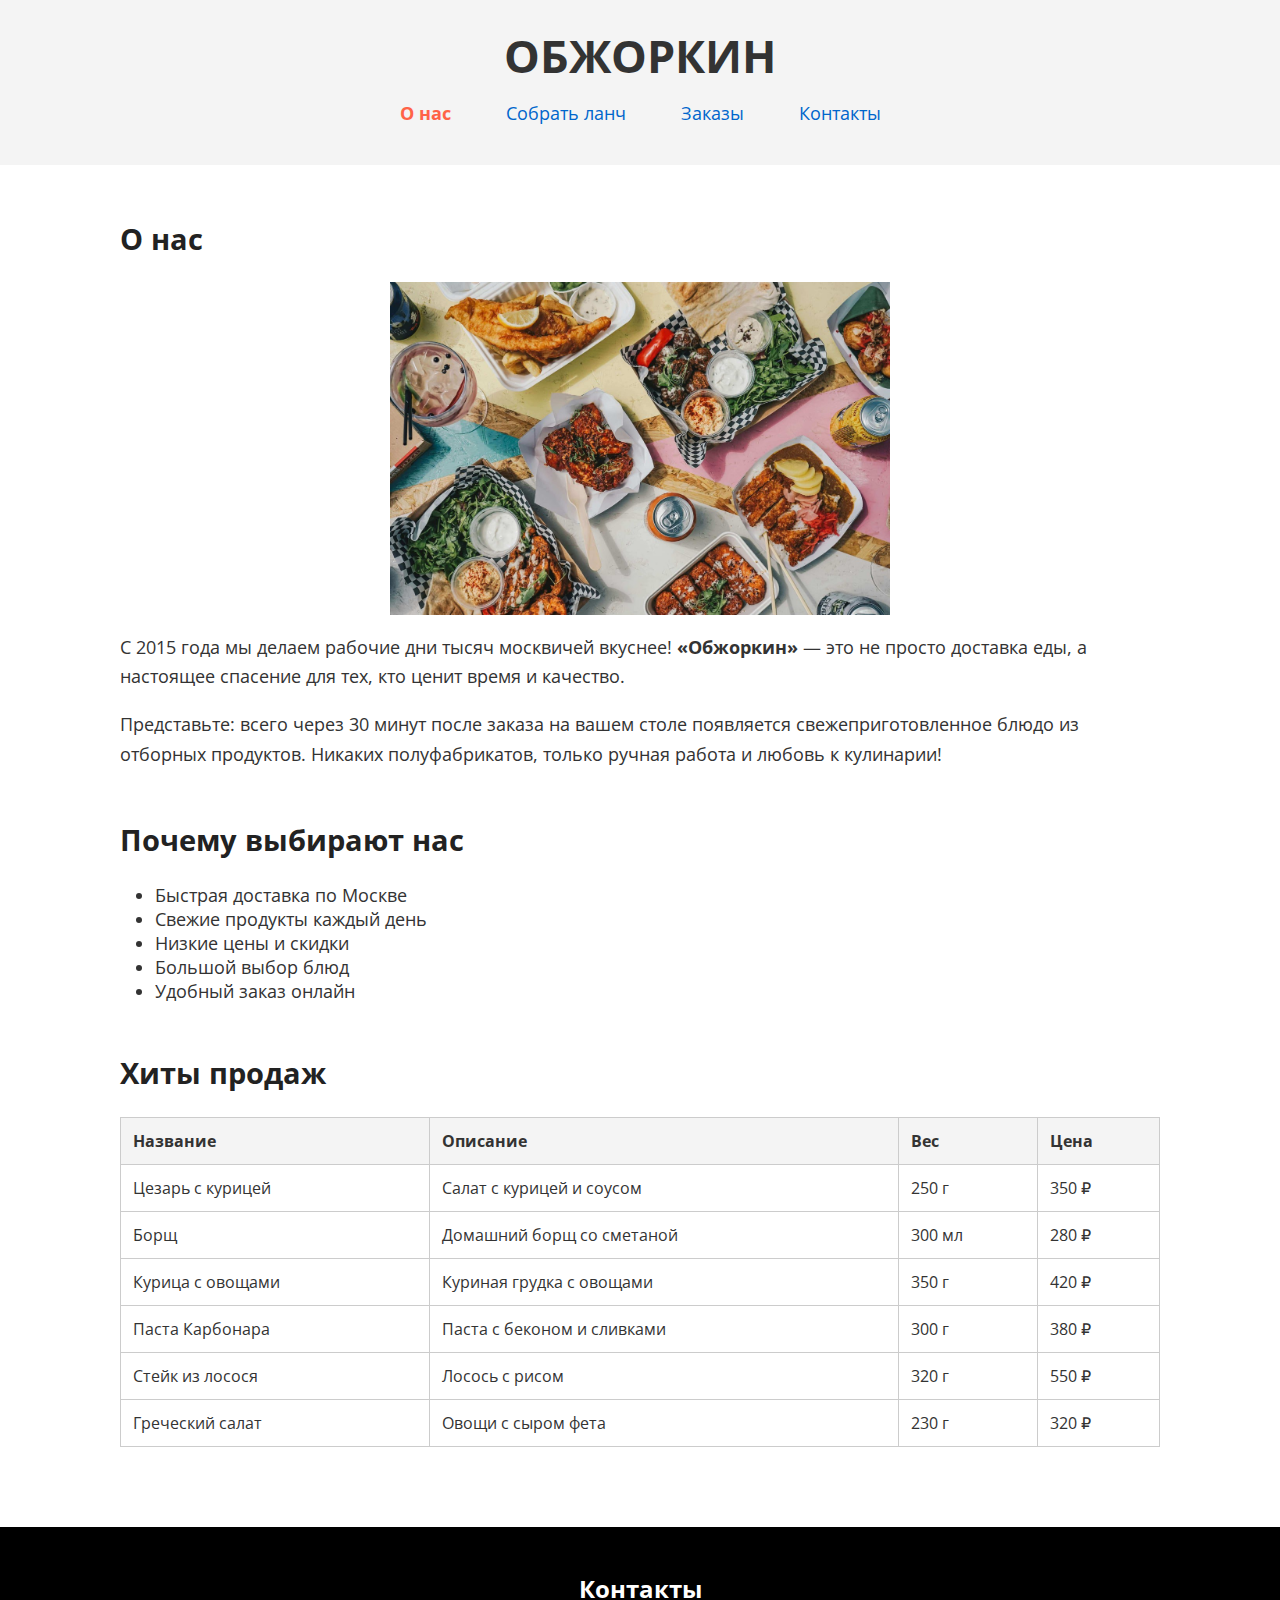
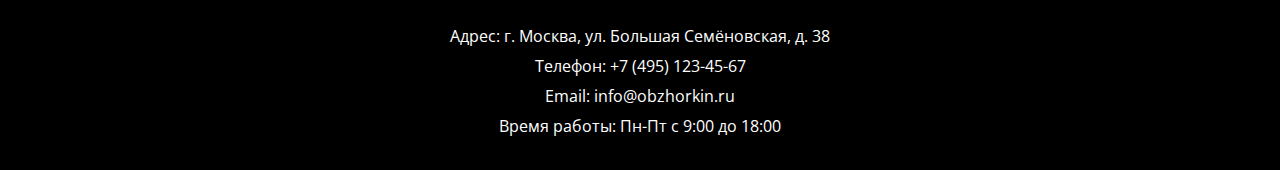
<file: index.html>
<!DOCTYPE html>
<html lang="ru">
<head>
    <meta charset="UTF-8">
    <meta name="viewport" content="width=device-width, initial-scale=1.0">
    <title>Доставка бизнес-ланчей</title>
    <link href="https://fonts.googleapis.com/css2?family=Open+Sans:wght@400;700&display=swap" rel="stylesheet">
    <link rel="stylesheet" href="style1.css">
    <link rel="stylesheet" href="style2.css">
</head>
<body>
    <header>
        <h1>ОБЖОРКИН</h1>
        <nav>
            <a href="index.html"class="active">О нас</a>
            <a href="lunch.html">Собрать ланч</a>
            <a href="">Заказы</a>
            <a href="#contacts">Контакты</a>
        </nav>
    </header>

    <main>
        <section>
            <h2>О нас</h2>
            <img src="lunch.jpg">
            <p> С 2015 года мы делаем рабочие дни тысяч москвичей вкуснее! <strong>«Обжоркин»</strong> — 
                 это не просто доставка еды, а настоящее спасение для тех, кто ценит время и качество.
            </p>
            <p>
                Представьте: всего через 30 минут после заказа на вашем столе появляется свежеприготовленное 
                блюдо из отборных продуктов. Никаких полуфабрикатов, только ручная работа и любовь к кулинарии!</p>
        </section>

        <section>
            <h2>Почему выбирают нас</h2>
            <ul>
                <li>Быстрая доставка по Москве</li>
                <li>Свежие продукты каждый день</li>
                <li>Низкие цены и скидки</li>
                <li>Большой выбор блюд</li>
                <li>Удобный заказ онлайн</li>
            </ul>
        </section>

        <section>
            <h2>Хиты продаж</h2>
            <table>
                <tr>
                    <th>Название</th>
                    <th>Описание</th>
                    <th>Вес</th>
                    <th>Цена</th>
                </tr>
                 <tr>
                    <td>Цезарь с курицей</td>
                    <td>Салат с курицей и соусом</td>
                    <td>250 г</td>
                    <td>350 ₽</td>
                </tr>
                <tr>
                    <td>Борщ</td>
                    <td>Домашний борщ со сметаной</td>
                    <td>300 мл</td>
                    <td>280 ₽</td>
                </tr>
                <tr>
                    <td>Курица с овощами</td>
                    <td>Куриная грудка с овощами</td>
                    <td>350 г</td>
                    <td>420 ₽</td>
                </tr>
                <tr>
                    <td>Паста Карбонара</td>
                    <td>Паста с беконом и сливками</td>
                    <td>300 г</td>
                    <td>380 ₽</td>
                </tr>
                <tr>
                    <td>Стейк из лосося</td>
                    <td>Лосось с рисом</td>
                    <td>320 г</td>
                    <td>550 ₽</td>
                </tr>
                <tr>
                    <td>Греческий салат</td>
                    <td>Овощи с сыром фета</td>
                    <td>230 г</td>
                    <td>320 ₽</td>
                </tr>
            </table>
        </section>
    </main>

    <footer id="contacts">
       <h2>Контакты</h2>
            <p>Адрес: г. Москва, ул. Большая Семёновская, д. 38</p>
            <p>Телефон: <a href="tel:+74951234567">+7 (495) 123-45-67</a></p>
            <p>Email: <a href="mailto:info@obzhorkin.ru">info@obzhorkin.ru</a></p>
            <p>Время работы: Пн-Пт с 9:00 до 18:00</p>
    </footer>
</body>
</html>
</file>
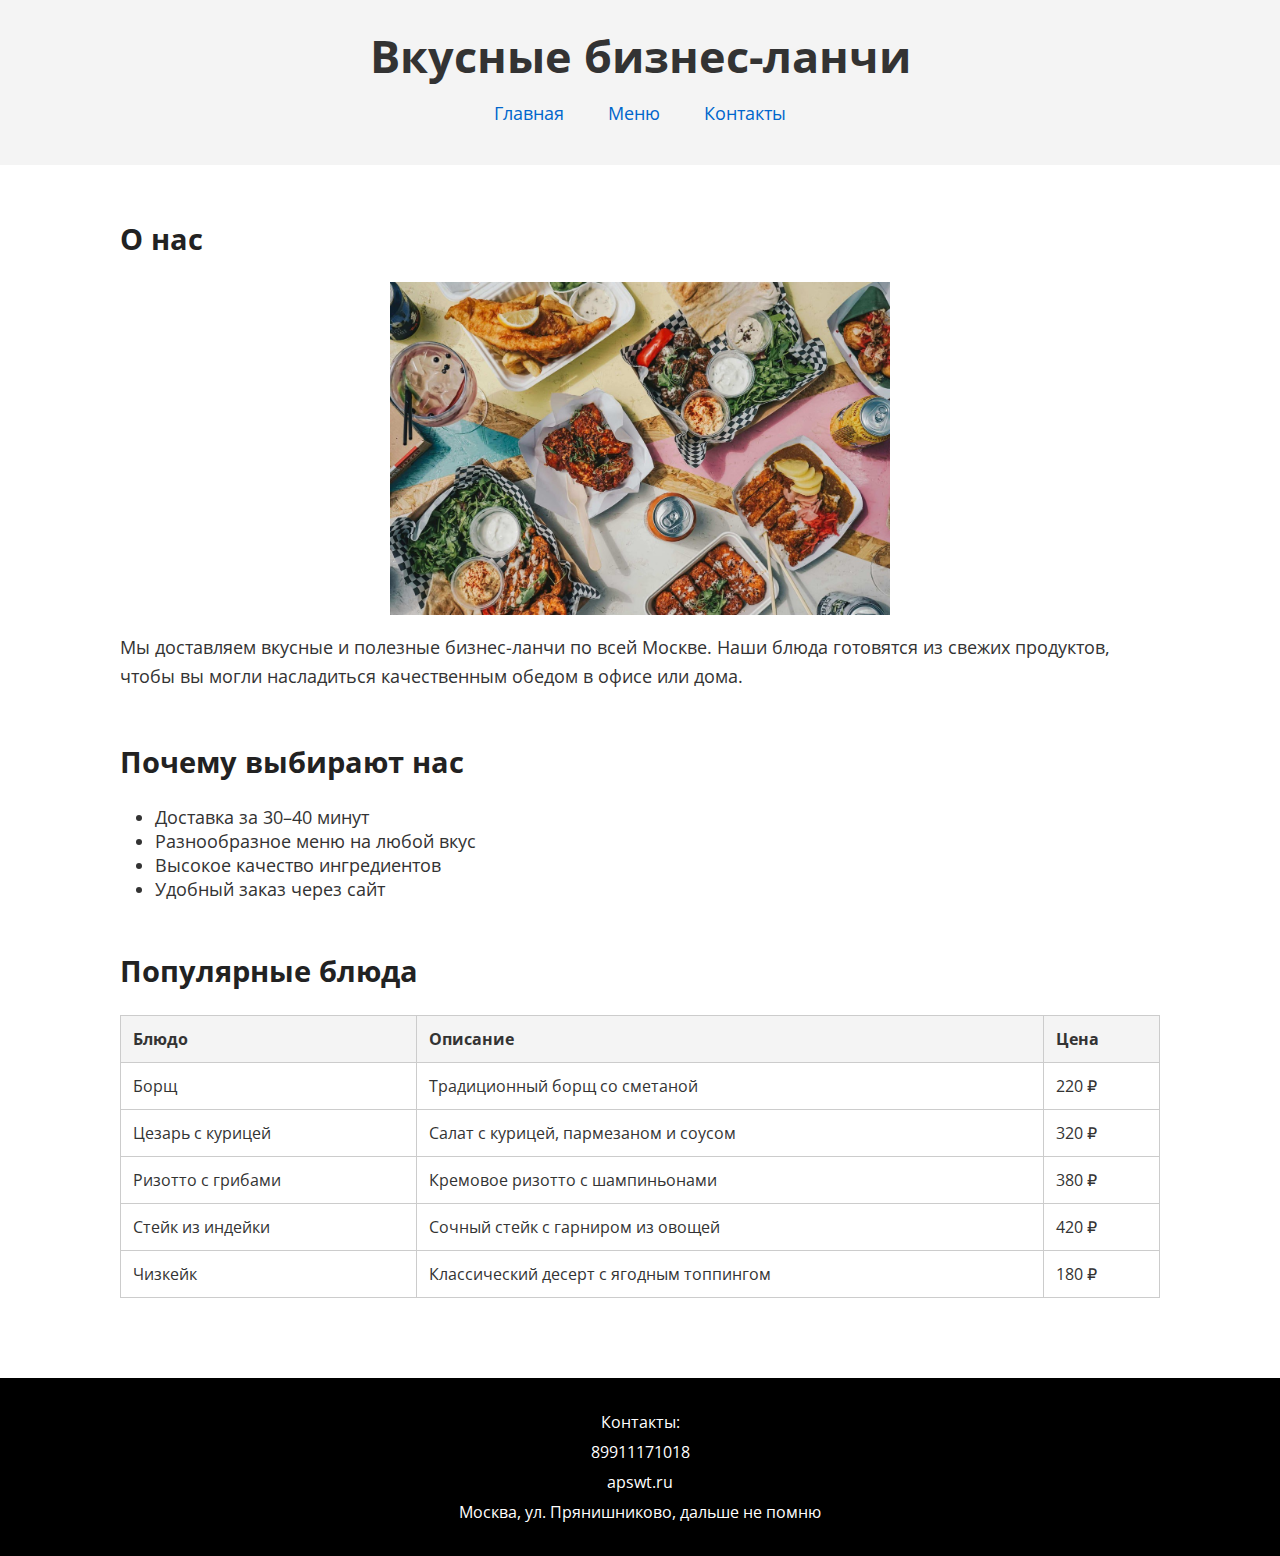
<file: lab1/index.html>
<!DOCTYPE html>
<html lang="ru">
<head>
    <meta charset="UTF-8">
    <meta name="viewport" content="width=device-width, initial-scale=1.0">
    <title>Доставка бизнес-ланчей</title>
    <link href="https://fonts.googleapis.com/css2?family=Open+Sans:wght@400;700&display=swap" rel="stylesheet">
    <link rel="stylesheet" href="styles.css">
</head>
<body>
    <header>
        <h1>Вкусные бизнес-ланчи</h1>
        <nav>
            <a href="#туткарочеглавная будет">Главная</a>
            <a href="#тутменюмб">Меню</a>
            <a href="#contacts">Контакты</a>
        </nav>
    </header>

    <main>
        <section>
            <h2>О нас</h2>
            <img src="lunch.jpg">
            <p>Мы доставляем вкусные и полезные бизнес-ланчи по всей Москве. Наши блюда готовятся из свежих продуктов, чтобы вы могли насладиться качественным обедом в офисе или дома.</p>
        </section>

        <section>
            <h2>Почему выбирают нас</h2>
            <ul>
                <li>Доставка за 30–40 минут</li>
                <li>Разнообразное меню на любой вкус</li>
                <li>Высокое качество ингредиентов</li>
                <li>Удобный заказ через сайт</li>
            </ul>
        </section>

        <section>
            <h2>Популярные блюда</h2>
            <table>
                <tr>
                    <th>Блюдо</th>
                    <th>Описание</th>
                    <th>Цена</th>
                </tr>
                <tr>
                    <td>Борщ</td>
                    <td>Традиционный борщ со сметаной</td>
                    <td>220 ₽</td>
                </tr>
                <tr>
                    <td>Цезарь с курицей</td>
                    <td>Салат с курицей, пармезаном и соусом</td>
                    <td>320 ₽</td>
                </tr>
                <tr>
                    <td>Ризотто с грибами</td>
                    <td>Кремовое ризотто с шампиньонами</td>
                    <td>380 ₽</td>
                </tr>
                <tr>
                    <td>Стейк из индейки</td>
                    <td>Сочный стейк с гарниром из овощей</td>
                    <td>420 ₽</td>
                </tr>
                <tr>
                    <td>Чизкейк</td>
                    <td>Классический десерт с ягодным топпингом</td>
                    <td>180 ₽</td>
                </tr>
            </table>
        </section>
    </main>

    <footer id="contacts">
        <p>Контакты:</p>
        <p><a href="tel:+79911171018">89911171018</a></p>
        <p><a href="mailto:apswt@yandex.ru">apswt.ru</a></p>
        <p>Москва, ул. Прянишниково, дальше не помню</p>
    </footer>
</body>
</html>
</file>
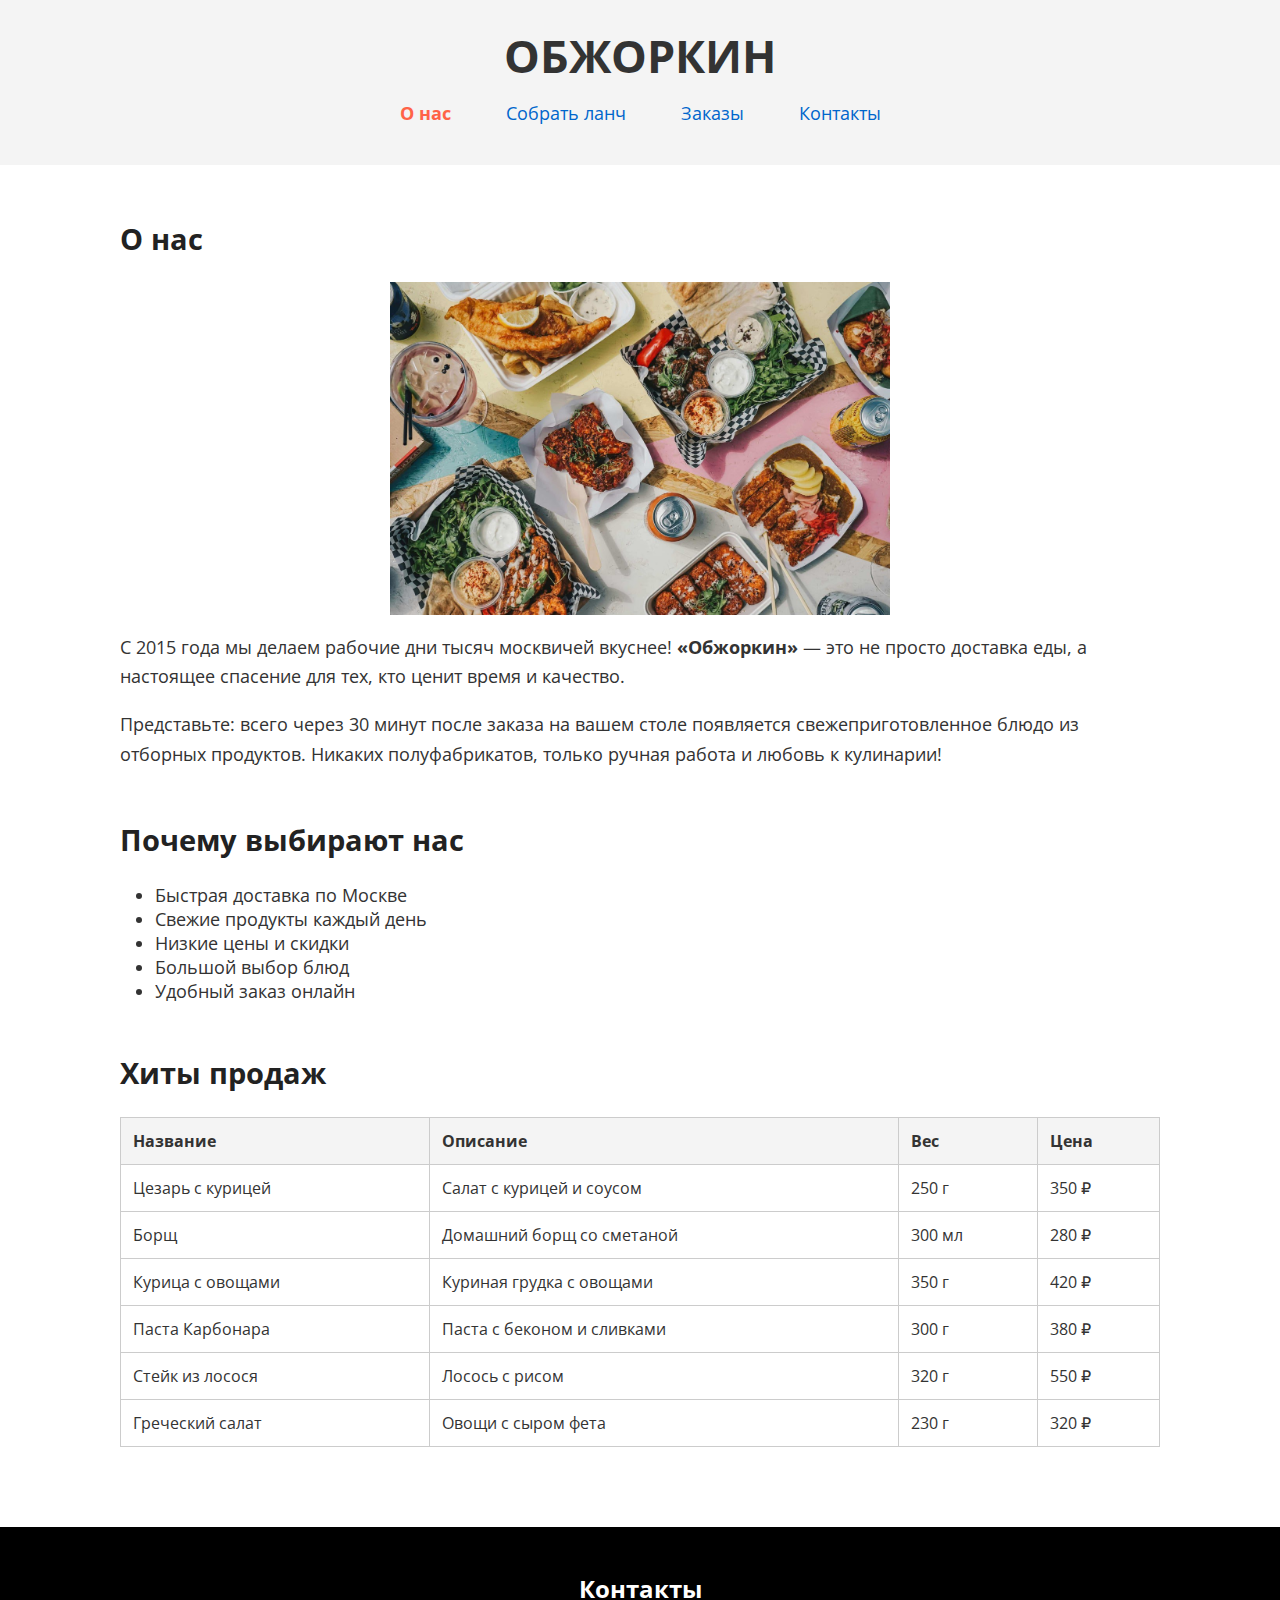
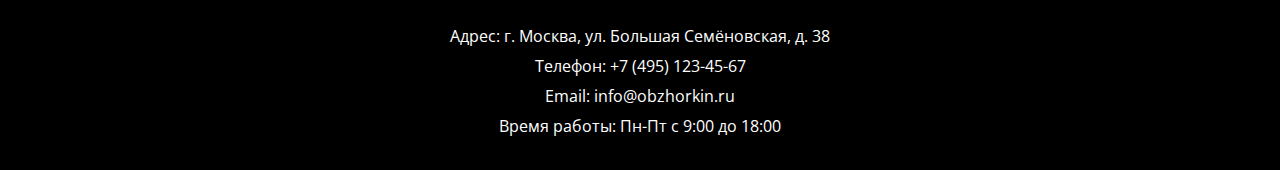
<file: lab2/index.html>
<!DOCTYPE html>
<html lang="ru">
<head>
    <meta charset="UTF-8">
    <meta name="viewport" content="width=device-width, initial-scale=1.0">
    <title>Доставка бизнес-ланчей</title>
    <link href="https://fonts.googleapis.com/css2?family=Open+Sans:wght@400;700&display=swap" rel="stylesheet">
    <link rel="stylesheet" href="style1.css">
    <link rel="stylesheet" href="style2.css">
</head>
<body>
    <header>
        <h1>ОБЖОРКИН</h1>
        <nav>
            <a href="index.html"class="active">О нас</a>
            <a href="lunch.html">Собрать ланч</a>
            <a href="">Заказы</a>
            <a href="#contacts">Контакты</a>
        </nav>
    </header>

    <main>
        <section>
            <h2>О нас</h2>
            <img src="lunch.jpg">
            <p> С 2015 года мы делаем рабочие дни тысяч москвичей вкуснее! <strong>«Обжоркин»</strong> — 
                 это не просто доставка еды, а настоящее спасение для тех, кто ценит время и качество.
            </p>
            <p>
                Представьте: всего через 30 минут после заказа на вашем столе появляется свежеприготовленное 
                блюдо из отборных продуктов. Никаких полуфабрикатов, только ручная работа и любовь к кулинарии!</p>
        </section>

        <section>
            <h2>Почему выбирают нас</h2>
            <ul>
                <li>Быстрая доставка по Москве</li>
                <li>Свежие продукты каждый день</li>
                <li>Низкие цены и скидки</li>
                <li>Большой выбор блюд</li>
                <li>Удобный заказ онлайн</li>
            </ul>
        </section>

        <section>
            <h2>Хиты продаж</h2>
            <table>
                <tr>
                    <th>Название</th>
                    <th>Описание</th>
                    <th>Вес</th>
                    <th>Цена</th>
                </tr>
                 <tr>
                    <td>Цезарь с курицей</td>
                    <td>Салат с курицей и соусом</td>
                    <td>250 г</td>
                    <td>350 ₽</td>
                </tr>
                <tr>
                    <td>Борщ</td>
                    <td>Домашний борщ со сметаной</td>
                    <td>300 мл</td>
                    <td>280 ₽</td>
                </tr>
                <tr>
                    <td>Курица с овощами</td>
                    <td>Куриная грудка с овощами</td>
                    <td>350 г</td>
                    <td>420 ₽</td>
                </tr>
                <tr>
                    <td>Паста Карбонара</td>
                    <td>Паста с беконом и сливками</td>
                    <td>300 г</td>
                    <td>380 ₽</td>
                </tr>
                <tr>
                    <td>Стейк из лосося</td>
                    <td>Лосось с рисом</td>
                    <td>320 г</td>
                    <td>550 ₽</td>
                </tr>
                <tr>
                    <td>Греческий салат</td>
                    <td>Овощи с сыром фета</td>
                    <td>230 г</td>
                    <td>320 ₽</td>
                </tr>
            </table>
        </section>
    </main>

    <footer id="contacts">
       <h2>Контакты</h2>
            <p>Адрес: г. Москва, ул. Большая Семёновская, д. 38</p>
            <p>Телефон: <a href="tel:+74951234567">+7 (495) 123-45-67</a></p>
            <p>Email: <a href="mailto:info@obzhorkin.ru">info@obzhorkin.ru</a></p>
            <p>Время работы: Пн-Пт с 9:00 до 18:00</p>
    </footer>
</body>
</html>
</file>
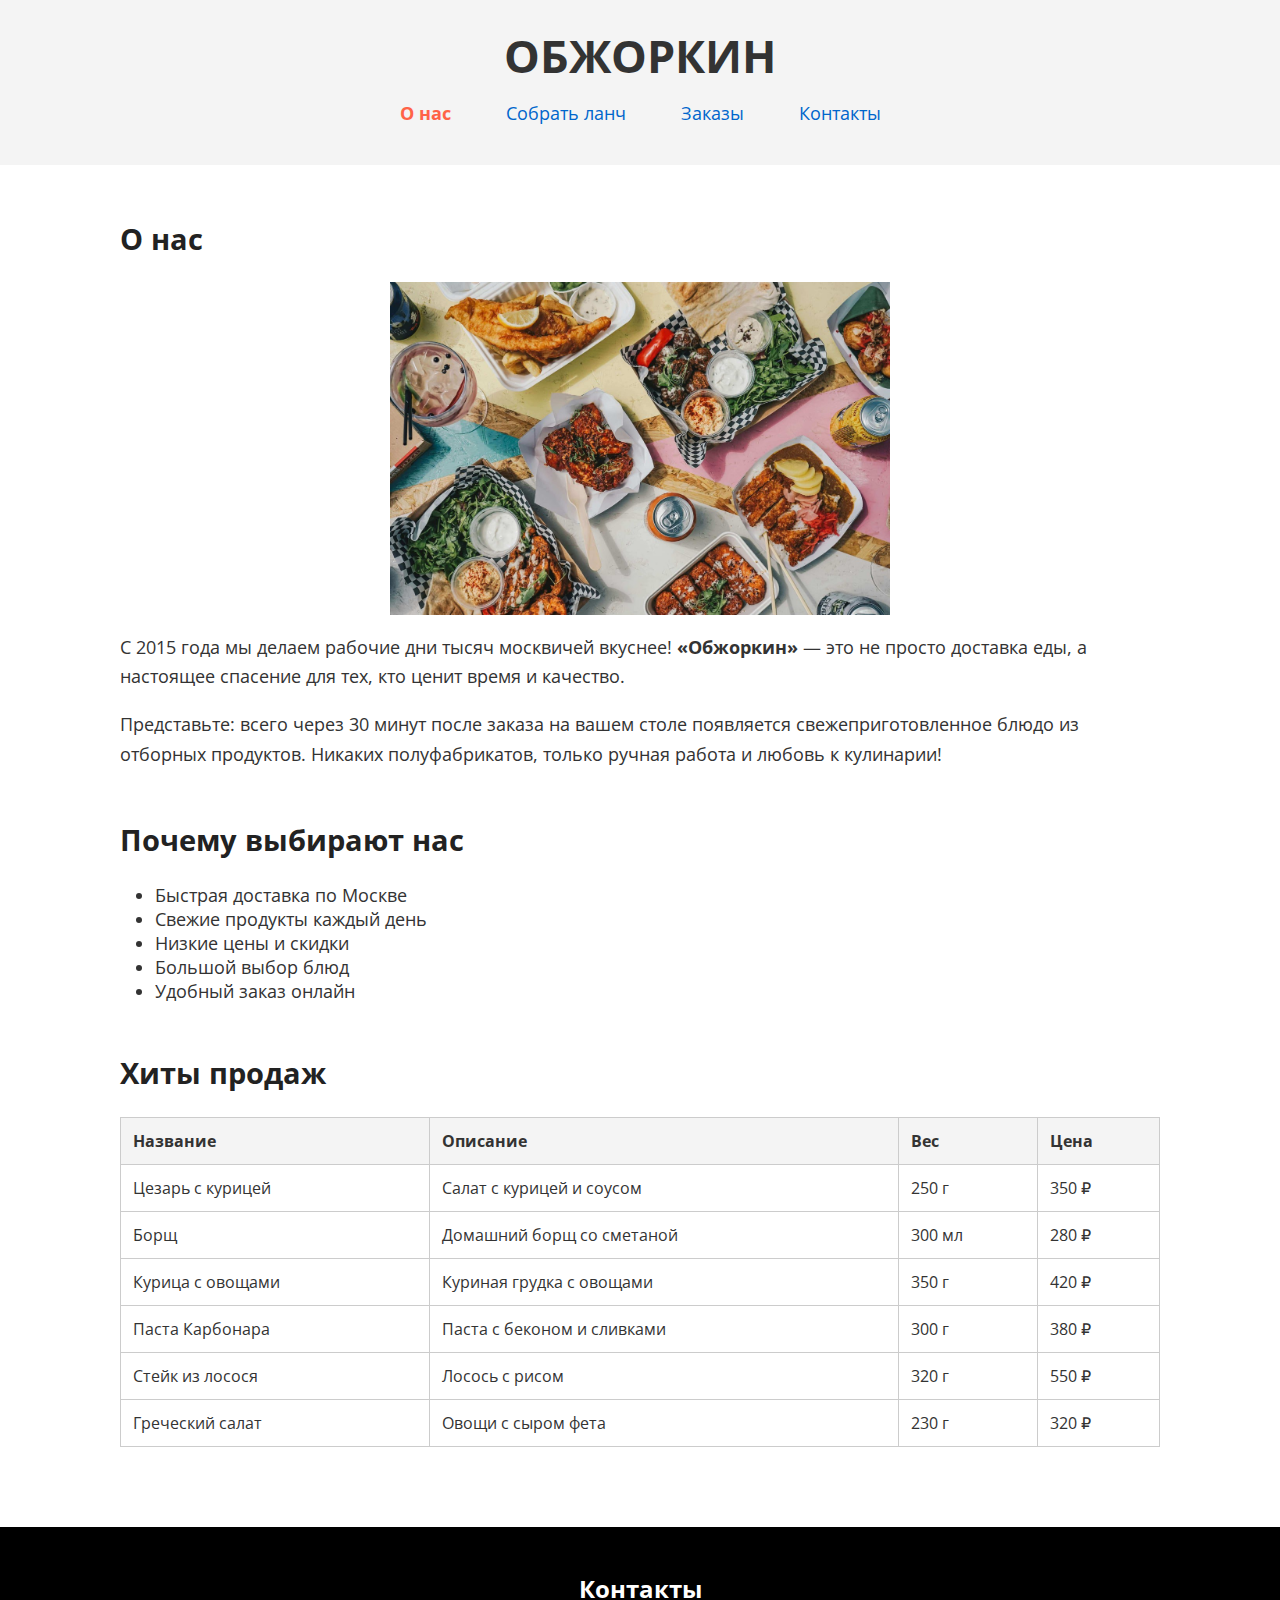
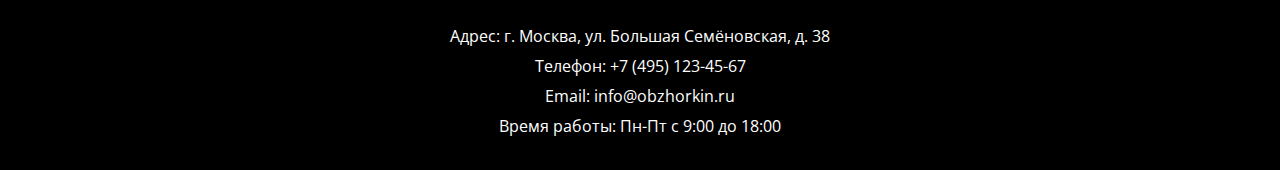
<file: lab3/index.html>
<!DOCTYPE html>
<html lang="ru">
<head>
    <meta charset="UTF-8">
    <meta name="viewport" content="width=device-width, initial-scale=1.0">
    <title>Доставка бизнес-ланчей</title>
    <link href="https://fonts.googleapis.com/css2?family=Open+Sans:wght@400;700&display=swap" rel="stylesheet">
    <link rel="stylesheet" href="style1.css">
    <link rel="stylesheet" href="style2.css">
</head>
<body>
    <header>
        <h1>ОБЖОРКИН</h1>
        <nav>
            <a href="index.html"class="active">О нас</a>
            <a href="lunch.html">Собрать ланч</a>
            <a href="">Заказы</a>
            <a href="#contacts">Контакты</a>
        </nav>
    </header>

    <main>
        <section>
            <h2>О нас</h2>
            <img src="lunch.jpg">
            <p> С 2015 года мы делаем рабочие дни тысяч москвичей вкуснее! <strong>«Обжоркин»</strong> — 
                 это не просто доставка еды, а настоящее спасение для тех, кто ценит время и качество.
            </p>
            <p>
                Представьте: всего через 30 минут после заказа на вашем столе появляется свежеприготовленное 
                блюдо из отборных продуктов. Никаких полуфабрикатов, только ручная работа и любовь к кулинарии!</p>
        </section>

        <section>
            <h2>Почему выбирают нас</h2>
            <ul>
                <li>Быстрая доставка по Москве</li>
                <li>Свежие продукты каждый день</li>
                <li>Низкие цены и скидки</li>
                <li>Большой выбор блюд</li>
                <li>Удобный заказ онлайн</li>
            </ul>
        </section>

        <section>
            <h2>Хиты продаж</h2>
            <table>
                <tr>
                    <th>Название</th>
                    <th>Описание</th>
                    <th>Вес</th>
                    <th>Цена</th>
                </tr>
                 <tr>
                    <td>Цезарь с курицей</td>
                    <td>Салат с курицей и соусом</td>
                    <td>250 г</td>
                    <td>350 ₽</td>
                </tr>
                <tr>
                    <td>Борщ</td>
                    <td>Домашний борщ со сметаной</td>
                    <td>300 мл</td>
                    <td>280 ₽</td>
                </tr>
                <tr>
                    <td>Курица с овощами</td>
                    <td>Куриная грудка с овощами</td>
                    <td>350 г</td>
                    <td>420 ₽</td>
                </tr>
                <tr>
                    <td>Паста Карбонара</td>
                    <td>Паста с беконом и сливками</td>
                    <td>300 г</td>
                    <td>380 ₽</td>
                </tr>
                <tr>
                    <td>Стейк из лосося</td>
                    <td>Лосось с рисом</td>
                    <td>320 г</td>
                    <td>550 ₽</td>
                </tr>
                <tr>
                    <td>Греческий салат</td>
                    <td>Овощи с сыром фета</td>
                    <td>230 г</td>
                    <td>320 ₽</td>
                </tr>
            </table>
        </section>
    </main>

    <footer id="contacts">
       <h2>Контакты</h2>
            <p>Адрес: г. Москва, ул. Большая Семёновская, д. 38</p>
            <p>Телефон: <a href="tel:+74951234567">+7 (495) 123-45-67</a></p>
            <p>Email: <a href="mailto:info@obzhorkin.ru">info@obzhorkin.ru</a></p>
            <p>Время работы: Пн-Пт с 9:00 до 18:00</p>
    </footer>
</body>

</html>
</file>
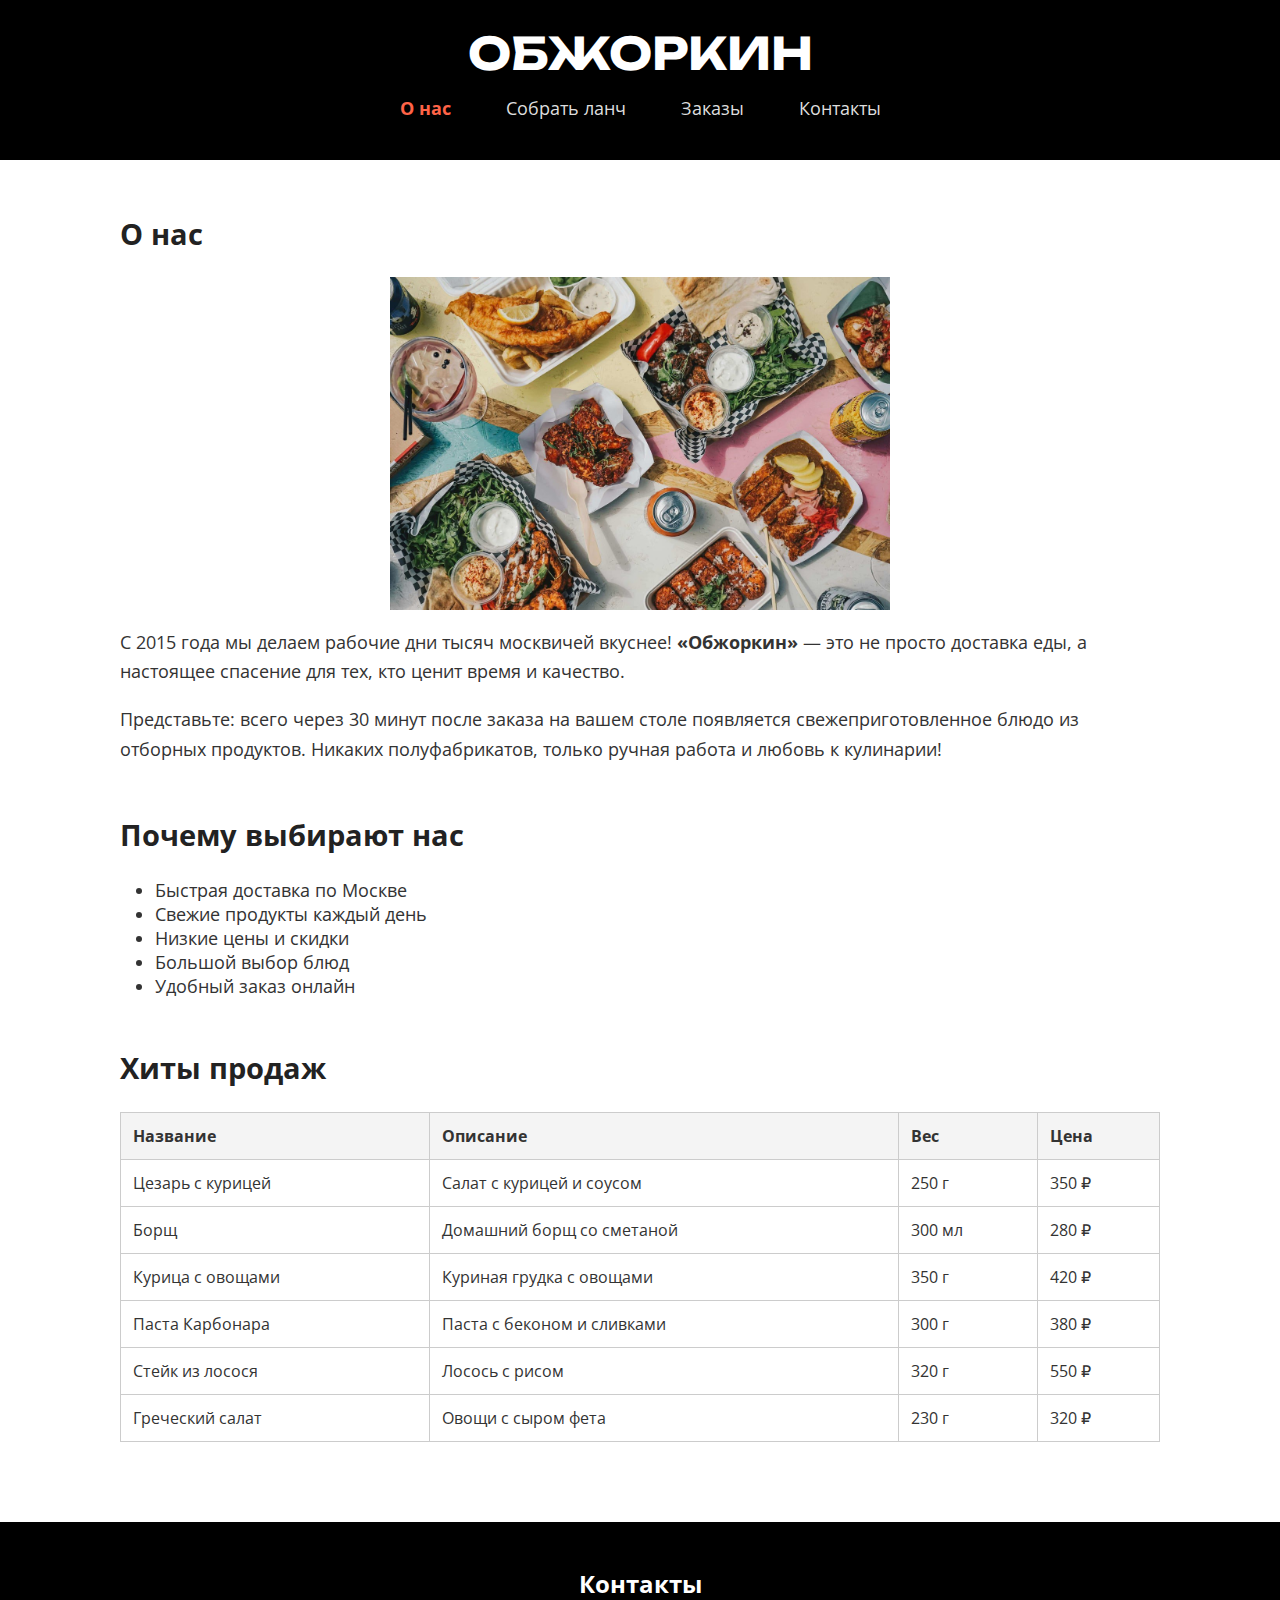
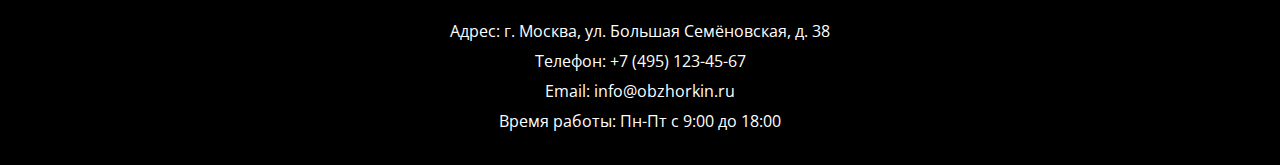
<file: lab4/index.html>
<!DOCTYPE html>
<html lang="ru">
<head>
    <meta charset="UTF-8">
    <meta name="viewport" content="width=device-width, initial-scale=1.0">
    <title>Доставка бизнес-ланчей</title>
    <link href="https://fonts.googleapis.com/css2?family=Open+Sans:wght@400;700&display=swap" rel="stylesheet">
    <link rel="preconnect" href="https://fonts.gstatic.com" crossorigin>
    <link href="https://fonts.googleapis.com/css2?family=Raleway:ital,wght@0,100..900;1,100..900&family=Roboto:ital,wght@0,100..900;1,100..900&family=Unbounded:wght@200..900&display=swap" rel="stylesheet">
    <link rel="stylesheet" href="style1.css">
    <link rel="stylesheet" href="style2.css">
</head>
<body>
    <header>
        <h1>ОБЖОРКИН</h1>
        <nav>
            <a href="index.html" class="active">О нас</a>
            <a href="lunch.html">Собрать ланч</a>
            <a href="">Заказы</a>
            <a href="#contacts">Контакты</a>
        </nav>
    </header>

    <main>
        <section>
            <h2>О нас</h2>
            <img src="lunch.jpg">
            <p> С 2015 года мы делаем рабочие дни тысяч москвичей вкуснее! <strong>«Обжоркин»</strong> — 
                 это не просто доставка еды, а настоящее спасение для тех, кто ценит время и качество.
            </p>
            <p>
                Представьте: всего через 30 минут после заказа на вашем столе появляется свежеприготовленное 
                блюдо из отборных продуктов. Никаких полуфабрикатов, только ручная работа и любовь к кулинарии!</p>
        </section>

        <section>
            <h2>Почему выбирают нас</h2>
            <ul>
                <li>Быстрая доставка по Москве</li>
                <li>Свежие продукты каждый день</li>
                <li>Низкие цены и скидки</li>
                <li>Большой выбор блюд</li>
                <li>Удобный заказ онлайн</li>
            </ul>
        </section>

        <section>
            <h2>Хиты продаж</h2>
            <table>
                <tr>
                    <th>Название</th>
                    <th>Описание</th>
                    <th>Вес</th>
                    <th>Цена</th>
                </tr>
                 <tr>
                    <td>Цезарь с курицей</td>
                    <td>Салат с курицей и соусом</td>
                    <td>250 г</td>
                    <td>350 ₽</td>
                </tr>
                <tr>
                    <td>Борщ</td>
                    <td>Домашний борщ со сметаной</td>
                    <td>300 мл</td>
                    <td>280 ₽</td>
                </tr>
                <tr>
                    <td>Курица с овощами</td>
                    <td>Куриная грудка с овощами</td>
                    <td>350 г</td>
                    <td>420 ₽</td>
                </tr>
                <tr>
                    <td>Паста Карбонара</td>
                    <td>Паста с беконом и сливками</td>
                    <td>300 г</td>
                    <td>380 ₽</td>
                </tr>
                <tr>
                    <td>Стейк из лосося</td>
                    <td>Лосось с рисом</td>
                    <td>320 г</td>
                    <td>550 ₽</td>
                </tr>
                <tr>
                    <td>Греческий салат</td>
                    <td>Овощи с сыром фета</td>
                    <td>230 г</td>
                    <td>320 ₽</td>
                </tr>
            </table>
        </section>
    </main>

    <footer id="contacts">
       <h2>Контакты</h2>
            <p>Адрес: г. Москва, ул. Большая Семёновская, д. 38</p>
            <p>Телефон: <a href="tel:+74951234567">+7 (495) 123-45-67</a></p>
            <p>Email: <a href="mailto:info@obzhorkin.ru">info@obzhorkin.ru</a></p>
            <p>Время работы: Пн-Пт с 9:00 до 18:00</p>
    </footer>
</body>

</html>
</file>
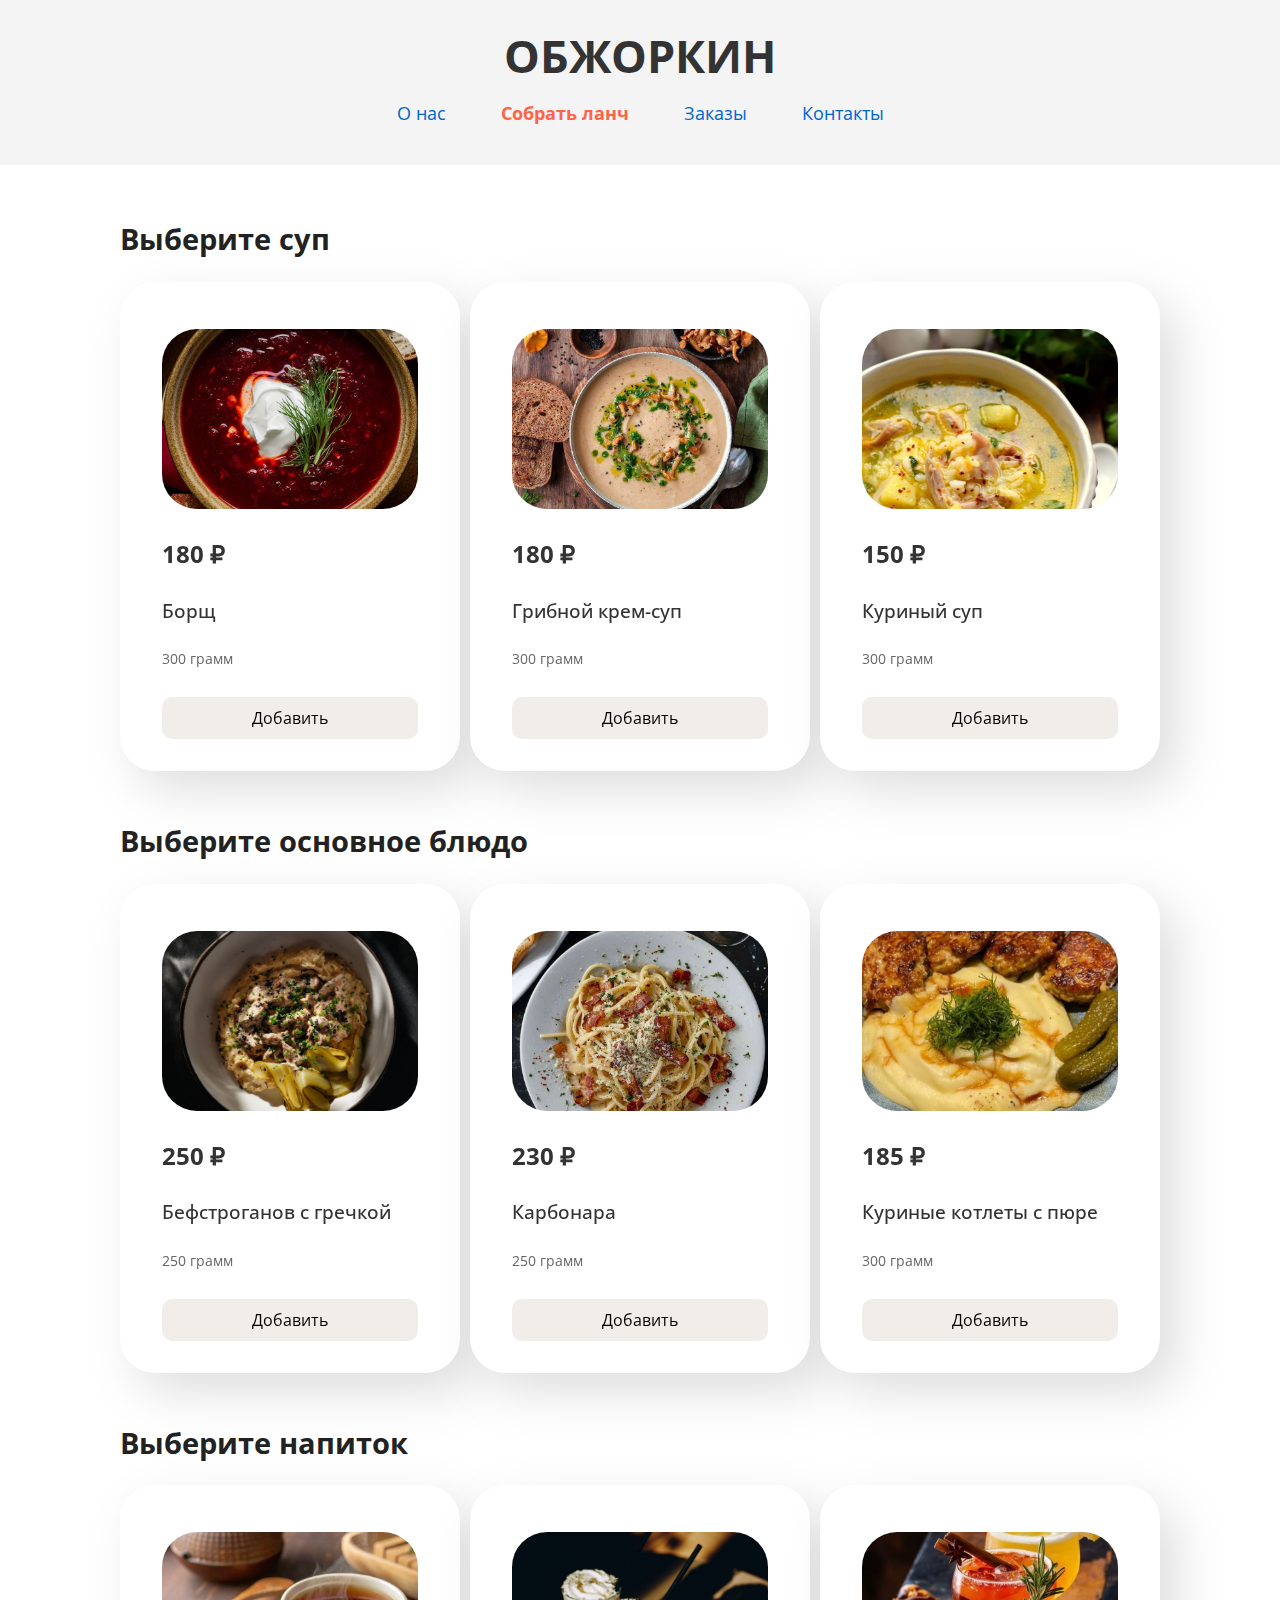
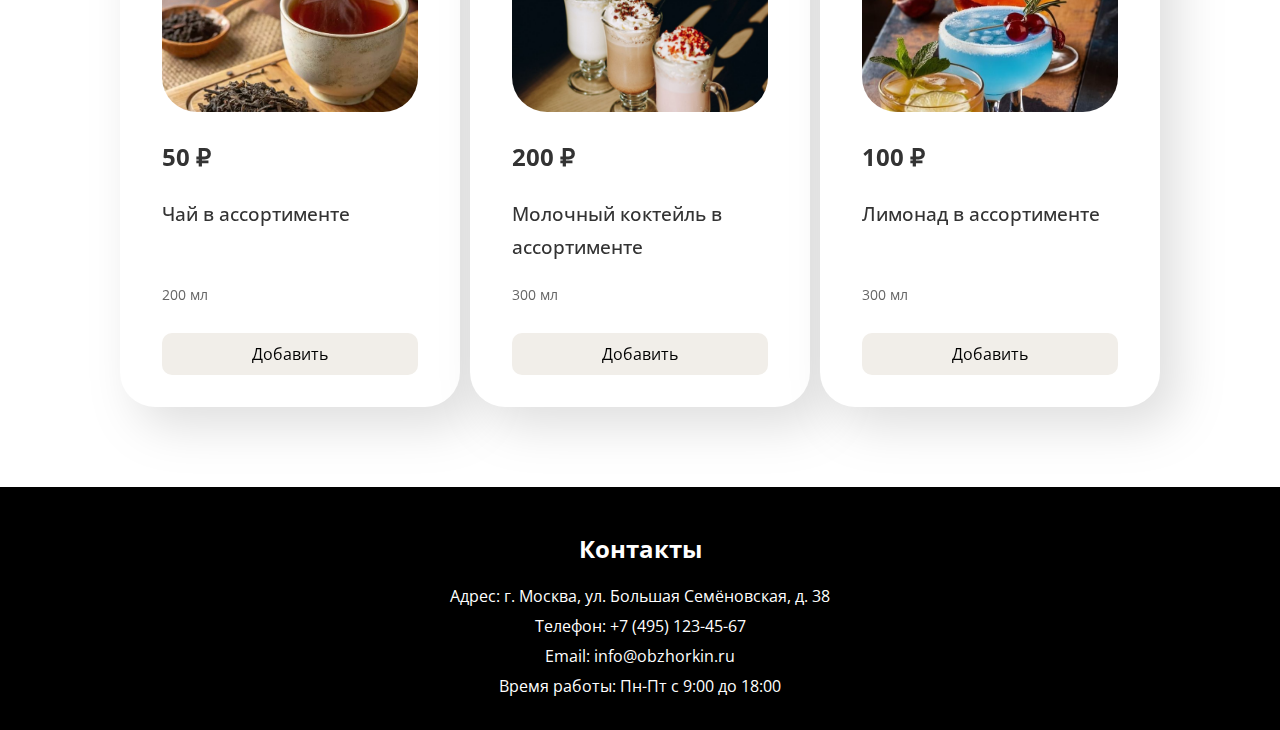
<file: lunch.html>
<!DOCTYPE html>
<html lang="ru">
<head>
    <meta charset="UTF-8">
    <meta name="viewport" content="width=device-width, initial-scale=1.0">
    <title>Собрать ланч - ОБЖОРКИН</title>
    <link href="https://fonts.googleapis.com/css2?family=Open+Sans:wght@400;700&display=swap" rel="stylesheet">
    <link rel="stylesheet" href="style1.css">
    <link rel="stylesheet" href="style2.css">
</head>
<body>
    <header>
        <h1>ОБЖОРКИН</h1>
        <nav>
            <a href="index.html">О нас</a>
            <a href="index.html" class="active">Собрать ланч</a>
            <a href="#orders">Заказы</a>
            <a href="#contacts">Контакты</a>
        </nav>
    </header>

    <main>
        <section id="soup">
            <h2>Выберите суп</h2>
            <div class="menu-grid">
                <div class="menu-item">
                    <img src="борщ.jpg" alt="Борщ">
                    <p class="price">180 ₽</p>
                    <p class="name">Борщ</p>
                    <p class="weight">300 грамм</p>
                    <button>Добавить</button>
                </div>
                <div class="menu-item">
                    <img src="грибной.jpg" alt="Грибной крем-суп">
                    <p class="price">180 ₽</p>
                    <p class="name">Грибной крем-суп</p>
                    <p class="weight">300 грамм</p>
                    <button>Добавить</button>
                </div>
                <div class="menu-item">
                    <img src="куриный.jpg" alt="Куриный суп">
                    <p class="price">150 ₽</p>
                    <p class="name">Куриный суп</p>
                    <p class="weight">300 грамм</p>
                    <button>Добавить</button>
                </div>
            </div>
        </section>

        <section id="main-course">
            <h2>Выберите основное блюдо</h2>
            <div class="menu-grid">
                <div class="menu-item">
                    <img src="бестро.jpg" alt="Бефстроганов с гречкой">
                    <p class="price">250 ₽</p>
                    <p class="name">Бефстроганов с гречкой</p>
                    <p class="weight">250 грамм</p>
                    <button>Добавить</button>
                </div>
                <div class="menu-item">
                    <img src="карбонара.jpg" alt="Карбонара">
                    <p class="price">230 ₽</p>
                    <p class="name">Карбонара</p>
                    <p class="weight">250 грамм</p>
                    <button>Добавить</button>
                </div>
                <div class="menu-item">
                    <img src="контент.jpg" alt="Куриные котлеты с пюре">
                    <p class="price">185 ₽</p>
                    <p class="name">Куриные котлеты с пюре</p>
                    <p class="weight">300 грамм</p>
                    <button>Добавить</button>
                </div>
            </div>
        </section>

<section id="drinks">
            <h2>Выберите напиток</h2>
            <div class="menu-grid">
                <div class="menu-item">
                    <img src="чай.jpg" alt="Чай в ассортименте">
                    <p class="price">50 ₽</p>
                    <p class="name">Чай в ассортименте</p>
                    <p class="weight">200 мл</p>
                    <button>Добавить</button>
                </div>
                <div class="menu-item">
                    <img src="мол кокте.jpg" alt="Молочный коктейль в ассортименте">
                    <p class="price">200 ₽</p>
                    <p class="name">Молочный коктейль в ассортименте</p>
                    <p class="weight">300 мл</p>
                    <button>Добавить</button>
                </div>
                <div class="menu-item">
                    <img src="лимонады.jpg" alt="Лимонад в ассортименте">
                    <p class="price">100 ₽</p>
                    <p class="name">Лимонад в ассортименте</p>
                    <p class="weight">300 мл</p>
                    <button>Добавить</button>
                </div>
            </div>
        </section>
    </main>

    <footer id="contacts">
        <h2>Контакты</h2>
        <p>Адрес: г. Москва, ул. Большая Семёновская, д. 38</p>
        <p>Телефон: <a href="tel:+74951234567">+7 (495) 123-45-67</a></p>
        <p>Email: <a href="mailto:info@obzhorkin.ru">info@obzhorkin.ru</a></p>
        <p>Время работы: Пн-Пт с 9:00 до 18:00</p>
    </footer>
</body>
</html>
</file>
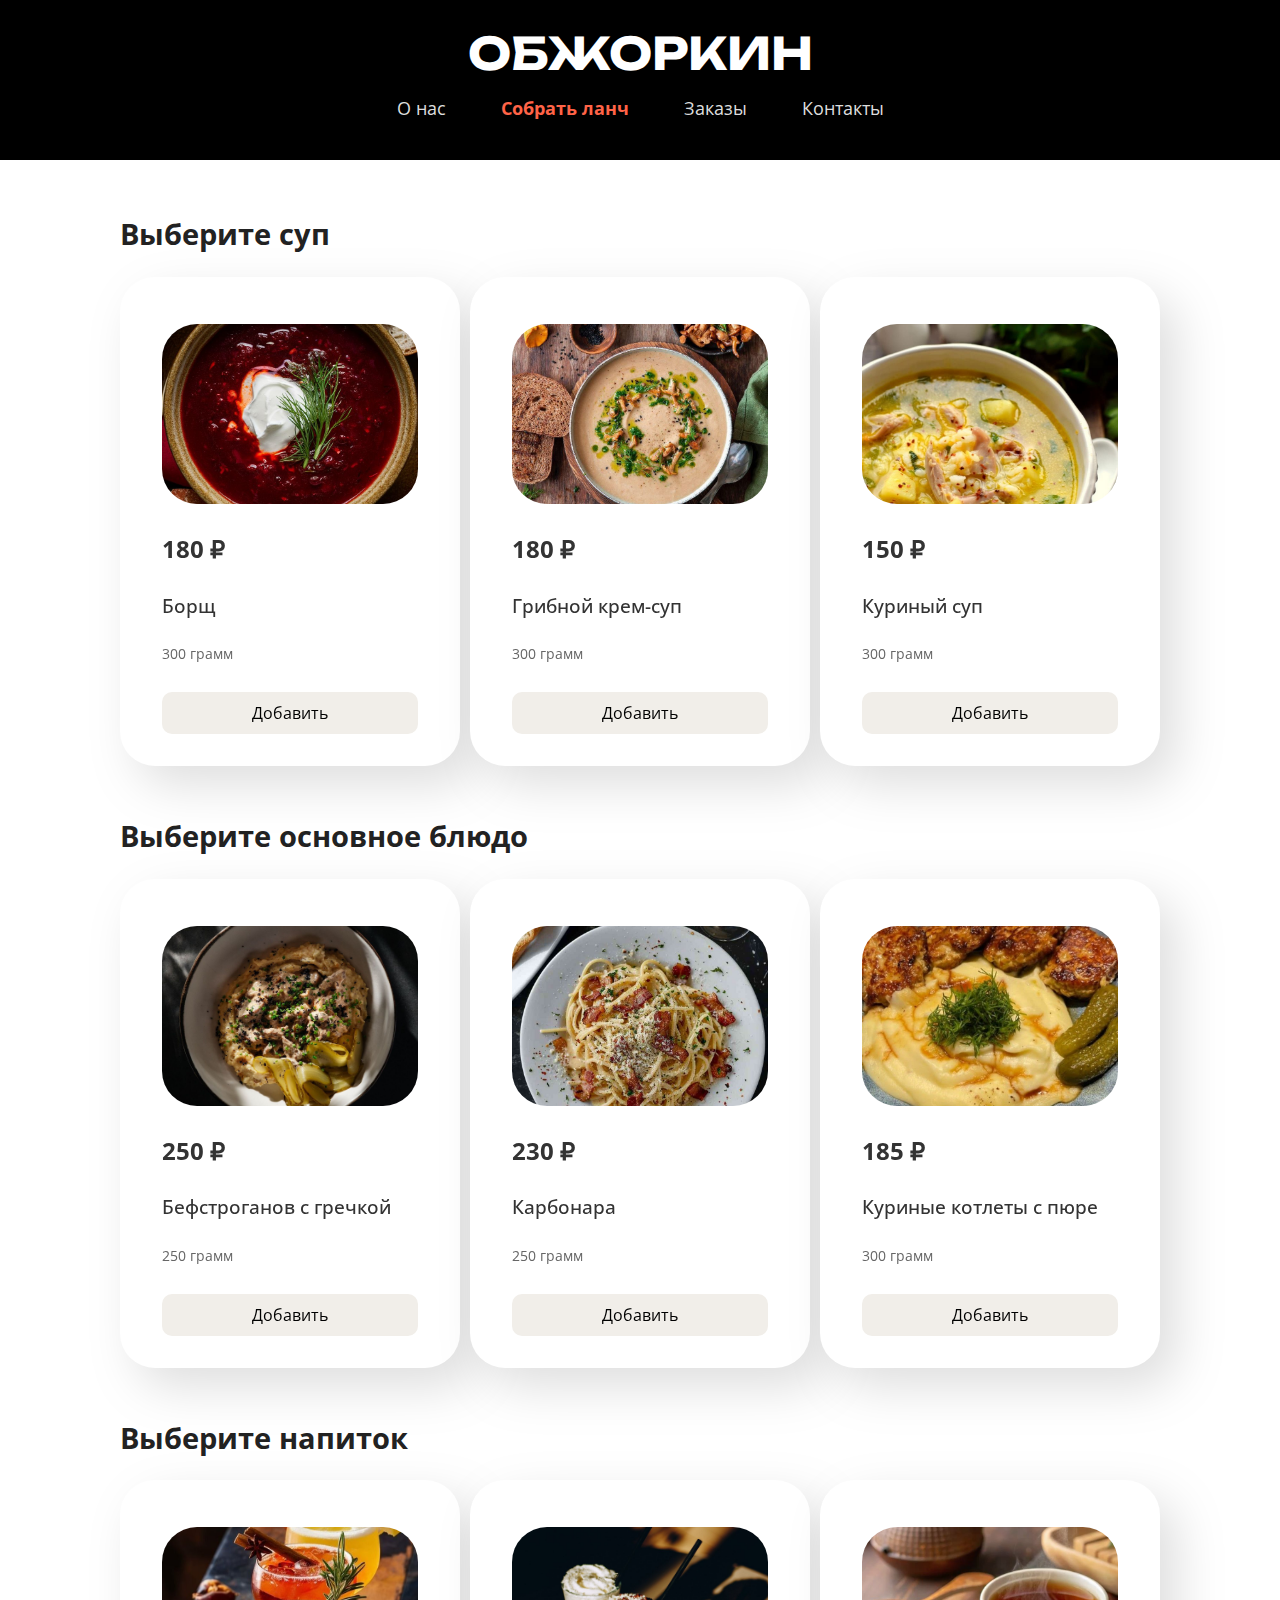
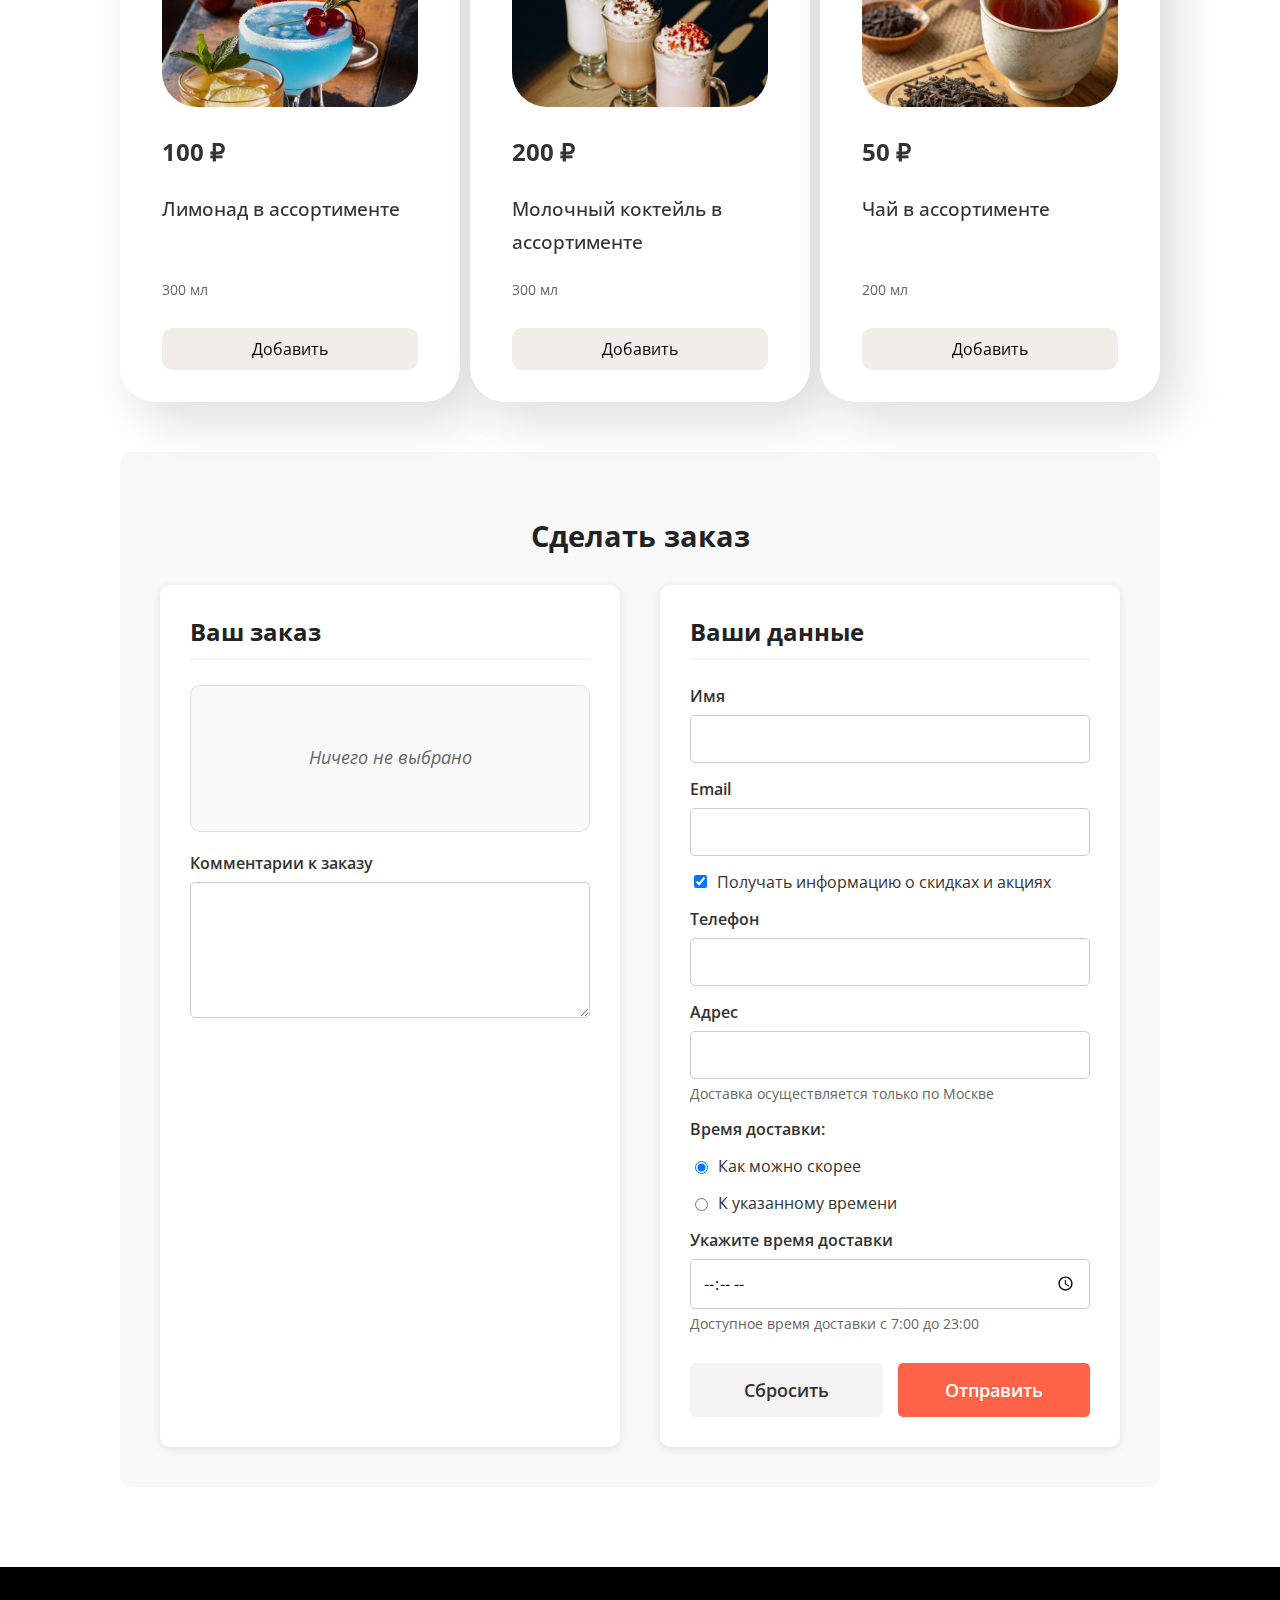
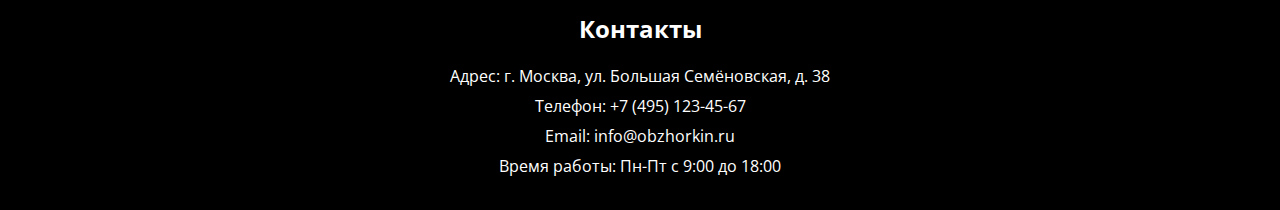
<file: lab4/lunch.html>
<!DOCTYPE html>
<html lang="ru">
<head>
    <meta charset="UTF-8">
    <meta name="viewport" content="width=device-width, initial-scale=1.0">
    <title>Собрать ланч - ОБЖОРКИН</title>
    <link href="https://fonts.googleapis.com/css2?family=Open+Sans:wght@400;700&display=swap" rel="stylesheet">
    <link rel="preconnect" href="https://fonts.gstatic.com" crossorigin>
    <link href="https://fonts.googleapis.com/css2?family=Raleway:ital,wght@0,100..900;1,100..900&family=Roboto:ital,wght@0,100..900;1,100..900&family=Unbounded:wght@200..900&display=swap" rel="stylesheet">
    <link rel="stylesheet" href="style1.css">
    <link rel="stylesheet" href="style1.css">
    <link rel="stylesheet" href="style2.css">
    <link rel="stylesheet" href="lunch-style.css">
</head>
<body>
    <header>
        <h1>ОБЖОРКИН</h1>
        <nav>
            <a href="index.html">О нас</a>
            <a href="lunch.html" class="active">Собрать ланч</a>
            <a href="#orders">Заказы</a>
            <a href="#contacts">Контакты</a>
        </nav>
    </header>

    <main>
        <section id="soups">
            <h2>Выберите суп</h2>
            <div class="menu-grid">
                <!-- Блюда будут добавлены через JavaScript -->
            </div>
        </section>

        <section id="main-course">
            <h2>Выберите основное блюдо</h2>
            <div class="menu-grid">
                <!-- Блюда будут добавлены через JavaScript -->
            </div>
        </section>

        <section id="drinks">
            <h2>Выберите напиток</h2>
            <div class="menu-grid">
                <!-- Блюда будут добавлены через JavaScript -->
            </div>
        </section>

        <section id="make_order">
            <h2>Сделать заказ</h2>
            <form method="POST" action="https://httpbin.org/post">
                <div class="order-container">
                    <div class="your-order">
                        <!-- Отображение выбранных блюд будет здесь -->
                        <h3>Ваш заказ</h3>
                        <div class="order-form-elements">
                        

            
                            <label for="comment">Комментарии к заказу</label>
                            <textarea id="comment" name="comment" rows="5"></textarea>
                        </div>
                    </div>

                    <div class="your-data">
                        <h3>Ваши данные</h3>
                        
                        <label for="name">Имя</label>
                        <input type="text" name="name" id="name" required>

                        <label for="email">Email</label>
                        <input type="email" name="email" id="email" required>

                        <div class="checkbox-field">
                            <input type="checkbox" name="information" id="information" checked>
                            <label for="information">Получать информацию о скидках и акциях</label>
                        </div>

                        <label for="telephone">Телефон</label>
                        <input type="tel" name="telephone" id="telephone" required>

                        <label for="address">Адрес</label>
                        <input type="text" name="address" id="address" required>
                        <small>Доставка осуществляется только по Москве</small>

                        <label>Время доставки:</label>
                        <div class="radio-field">
                            <input type="radio" name="time_delivery" id="time_delivery1" value="asap" checked>
                            <label for="time_delivery1">Как можно скорее</label>
                        </div>
                        
                        <div class="radio-field">
                            <input type="radio" name="time_delivery" id="time_delivery2" value="specific">
                            <label for="time_delivery2">К указанному времени</label>
                        </div>

                        <label for="time">Укажите время доставки</label>
                        <input type="time" name="time" id="time" min="07:00" max="23:00" step="300">
                        <small>Доступное время доставки с 7:00 до 23:00</small>

                        <div class="button-container">
                            <input type="reset" value="Сбросить" id="reset-btn">
                            <input type="submit" value="Отправить">
                        </div>
                    </div>
                </div>
            </form>
        </section>
    </main>

    <footer id="contacts">
        <h2>Контакты</h2>
        <p>Адрес: г. Москва, ул. Большая Семёновская, д. 38</p>
        <p>Телефон: <a href="tel:+74951234567">+7 (495) 123-45-67</a></p>
        <p>Email: <a href="mailto:info@obzhorkin.ru">info@obzhorkin.ru</a></p>
        <p>Время работы: Пн-Пт с 9:00 до 18:00</p>
    </footer>

    <!-- Подключаем JavaScript файлы -->
    <script src="dishes.js"></script>
    <script src="displayDishes.js"></script>
    <script src="orderLogic.js"></script>
</body>
</html>
</file>
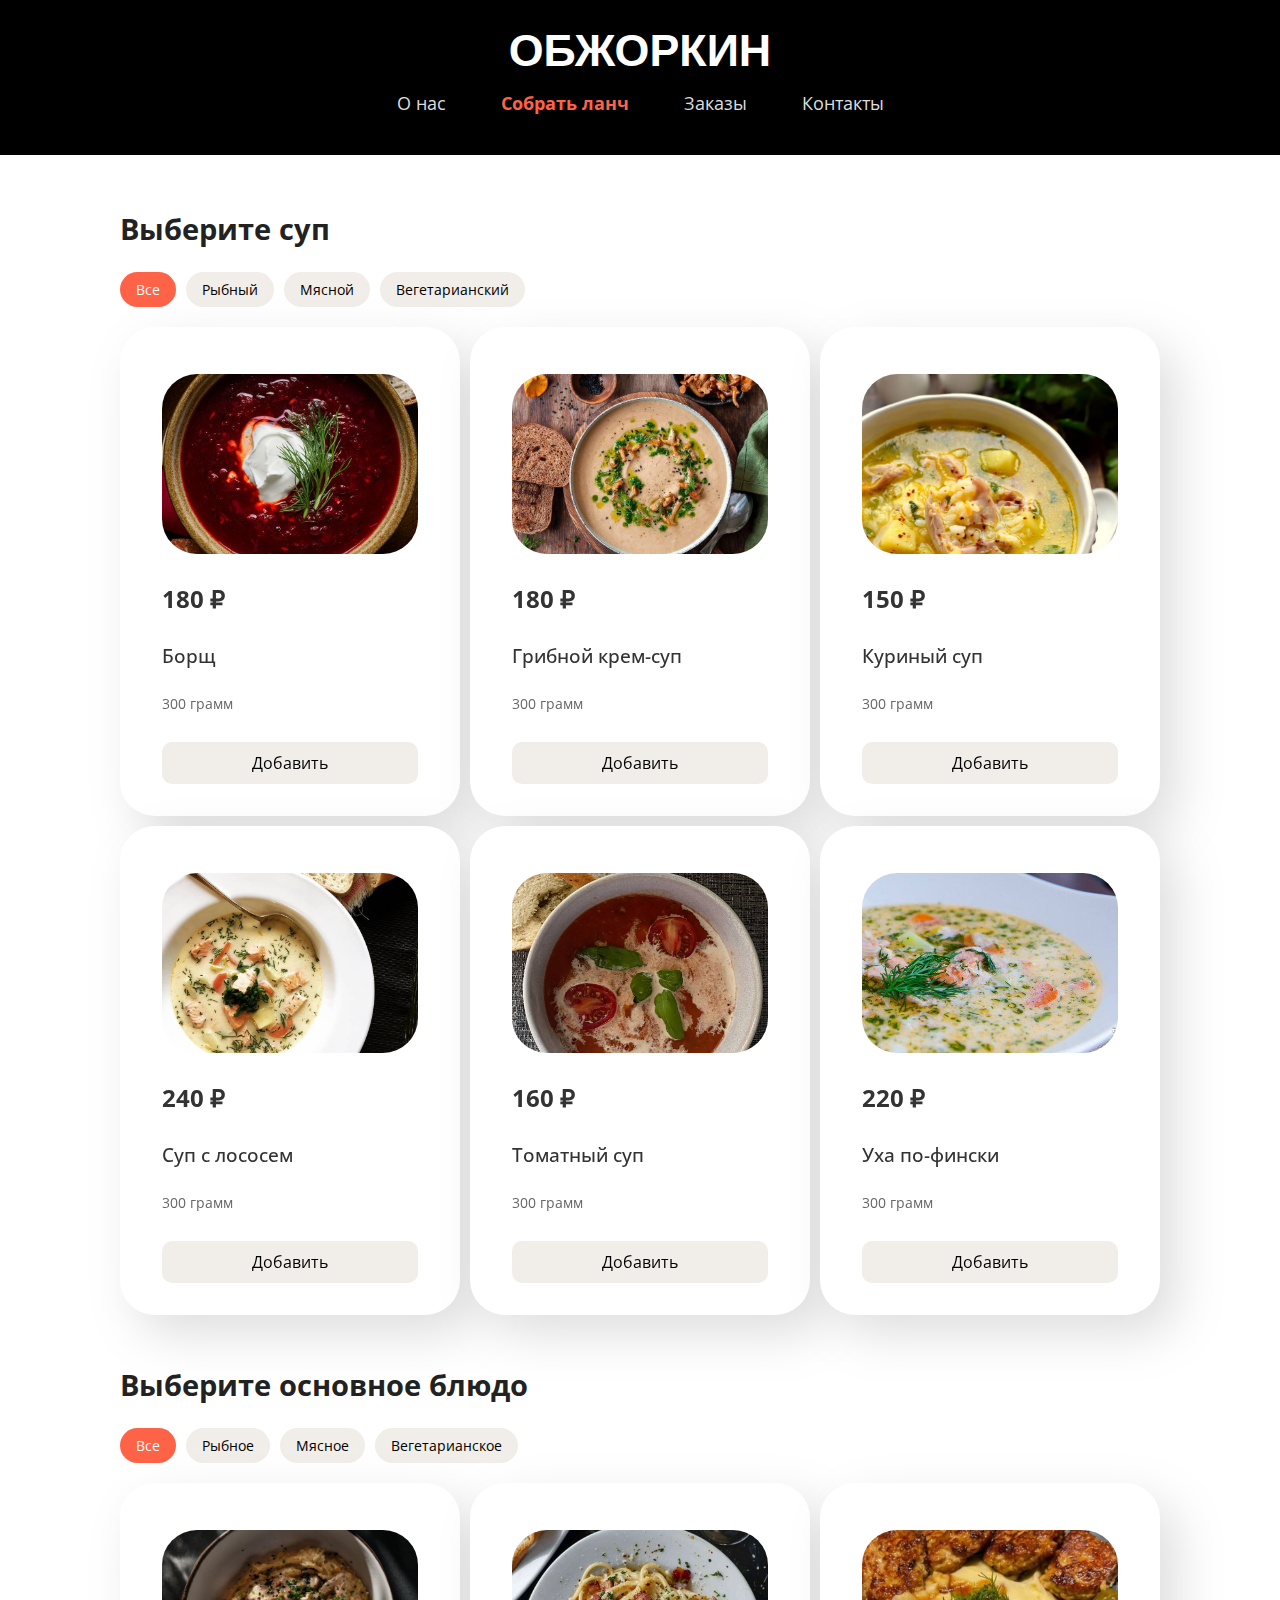
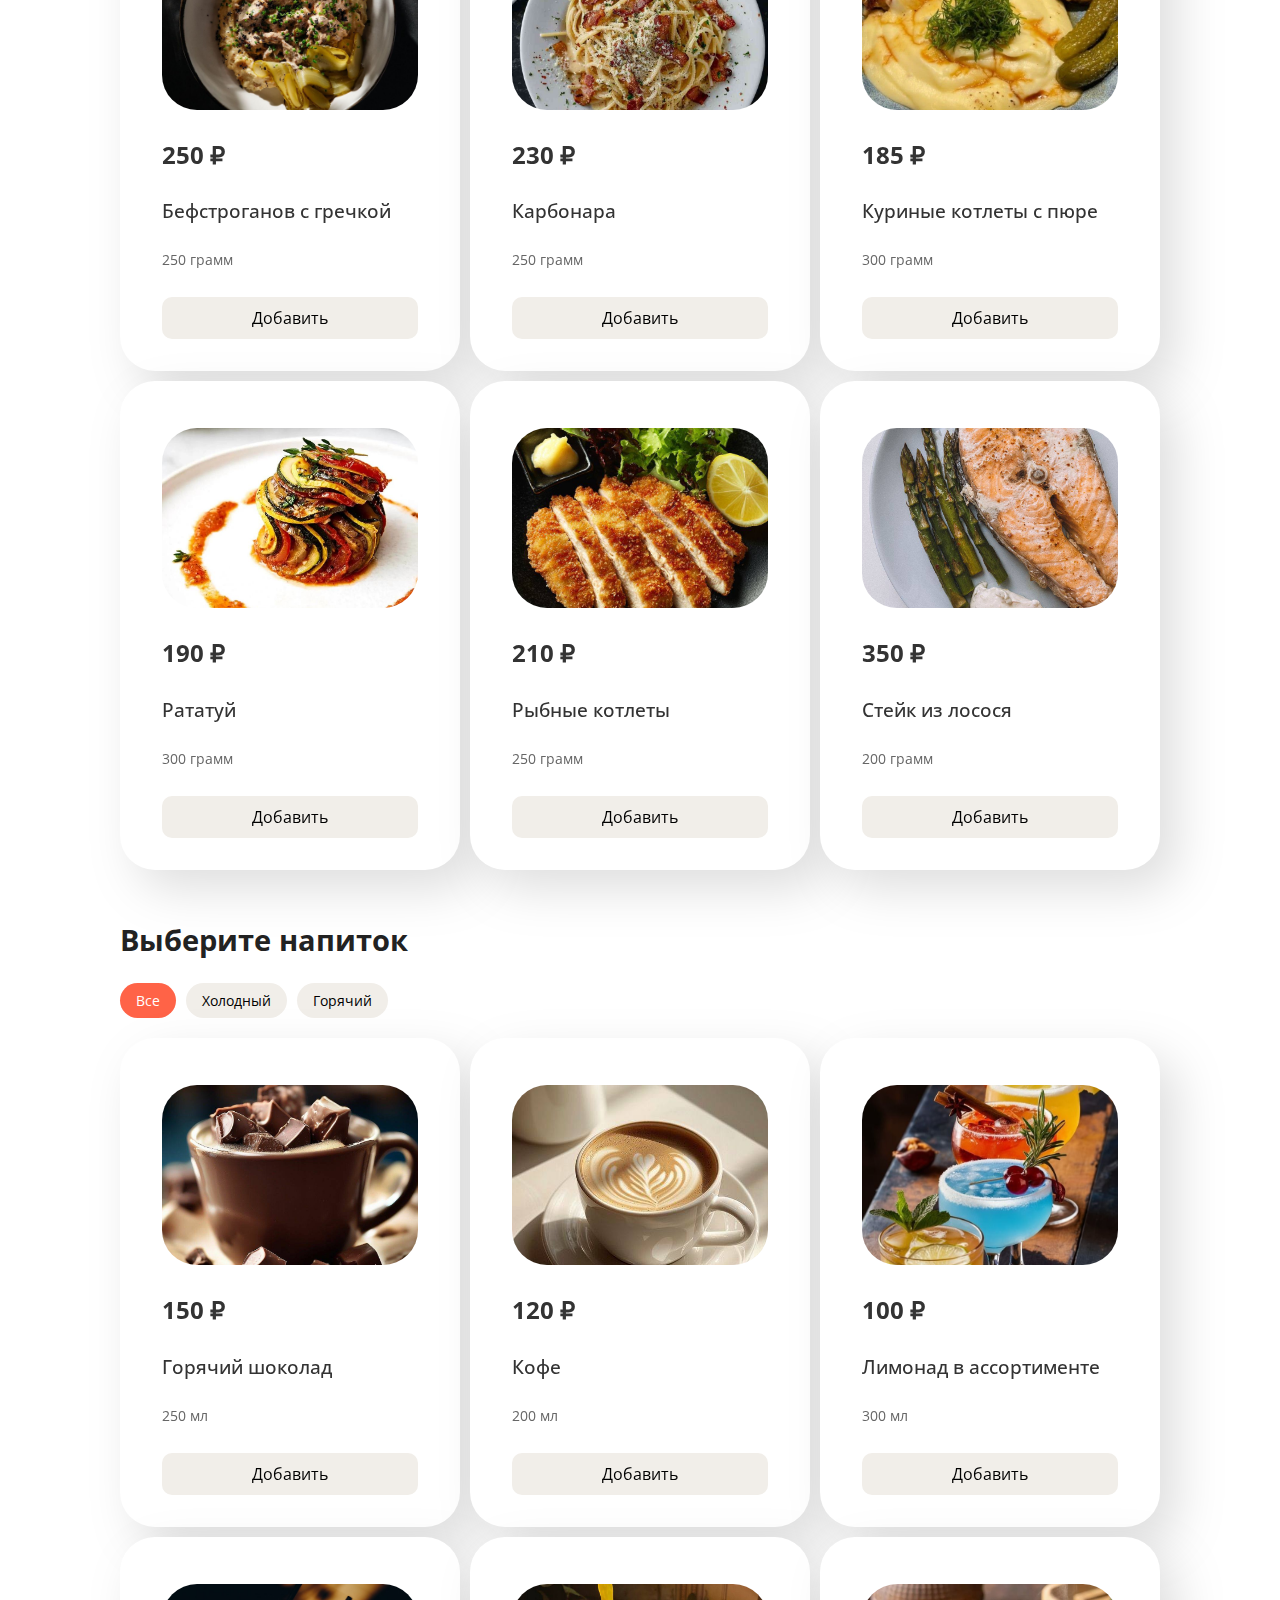
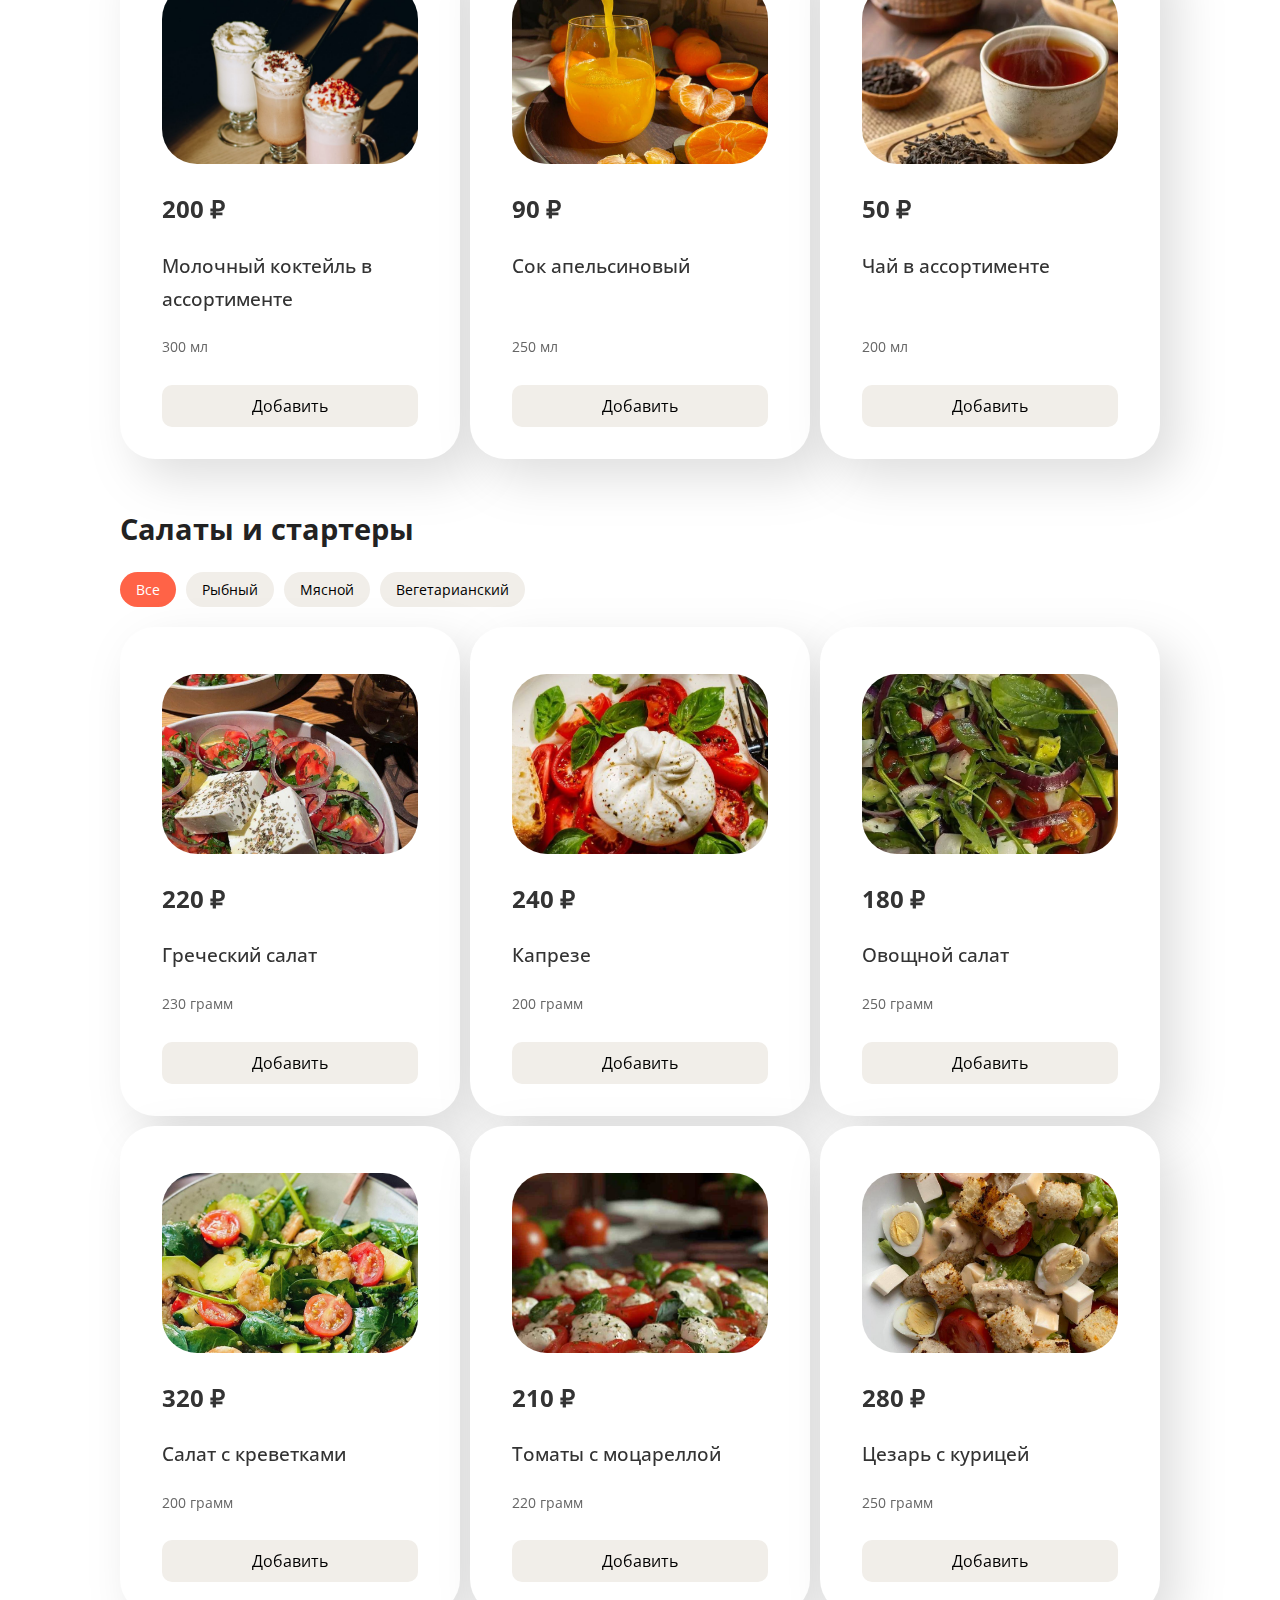
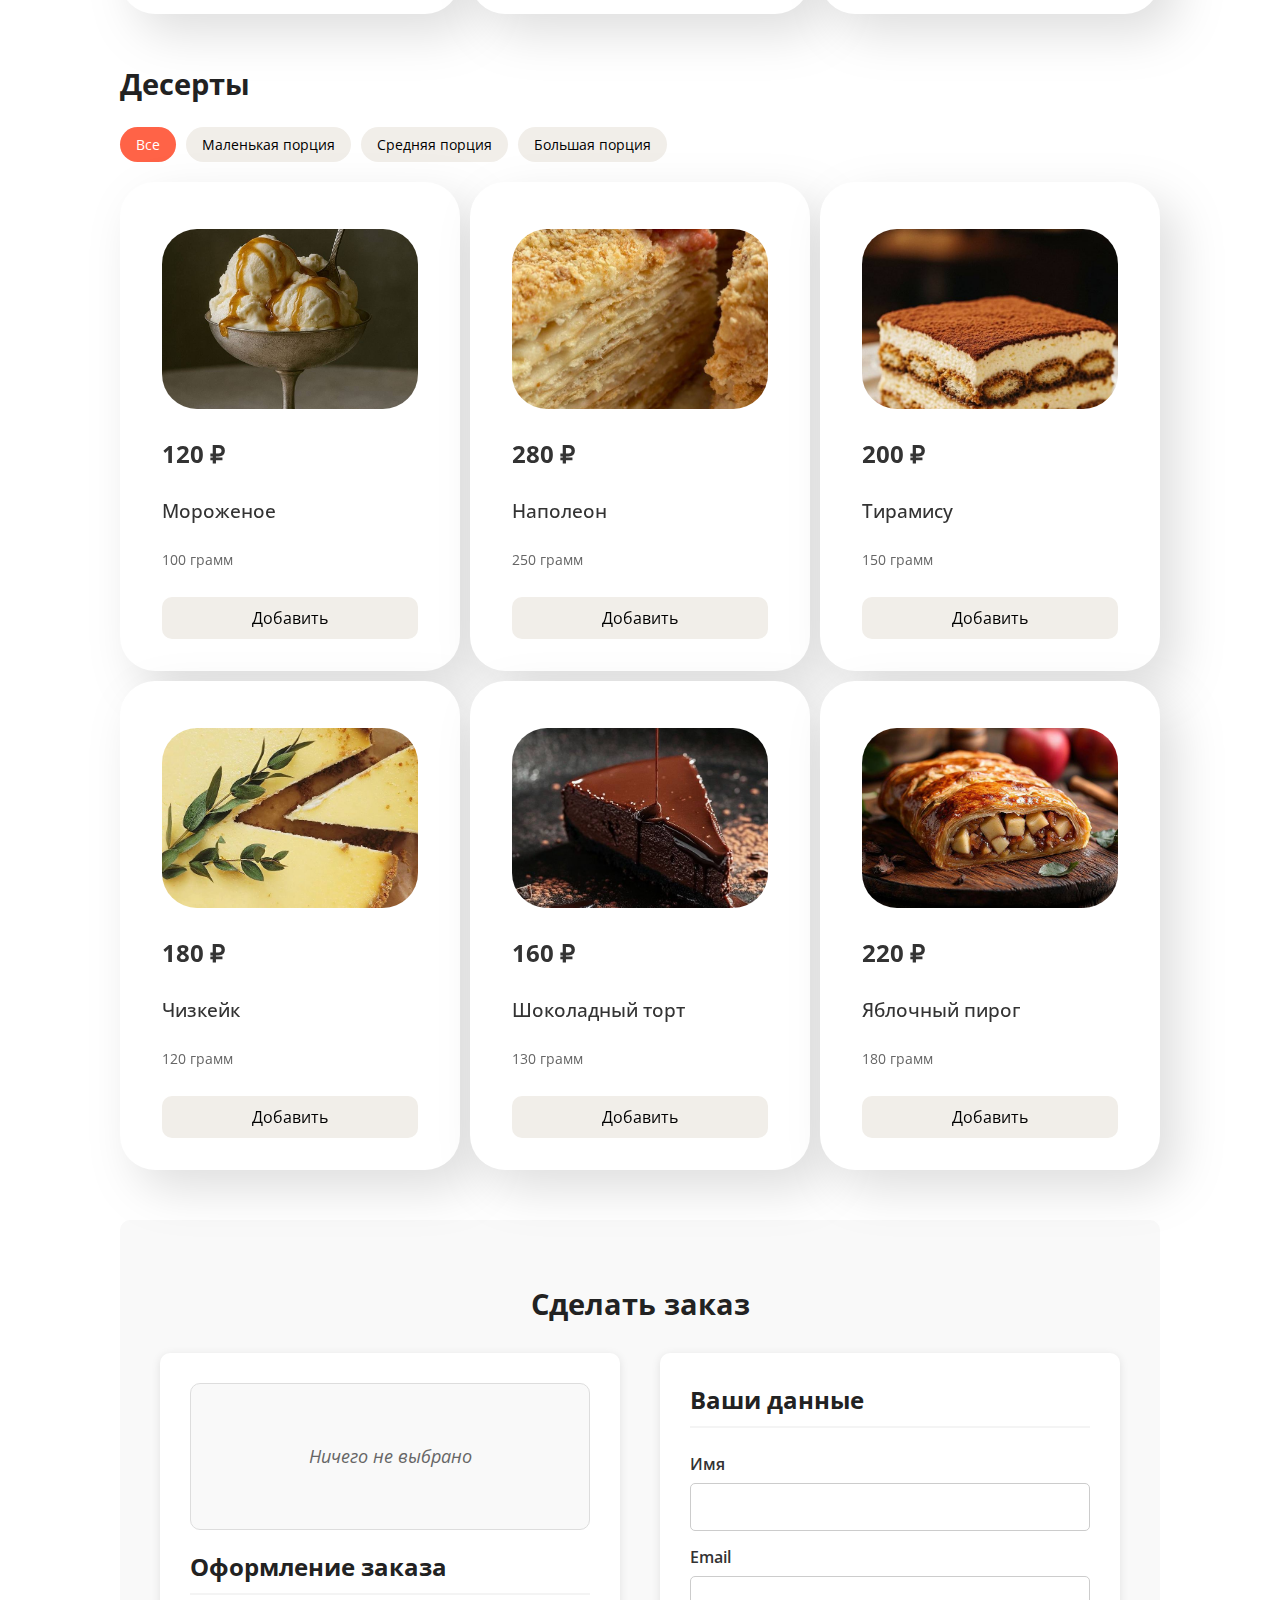
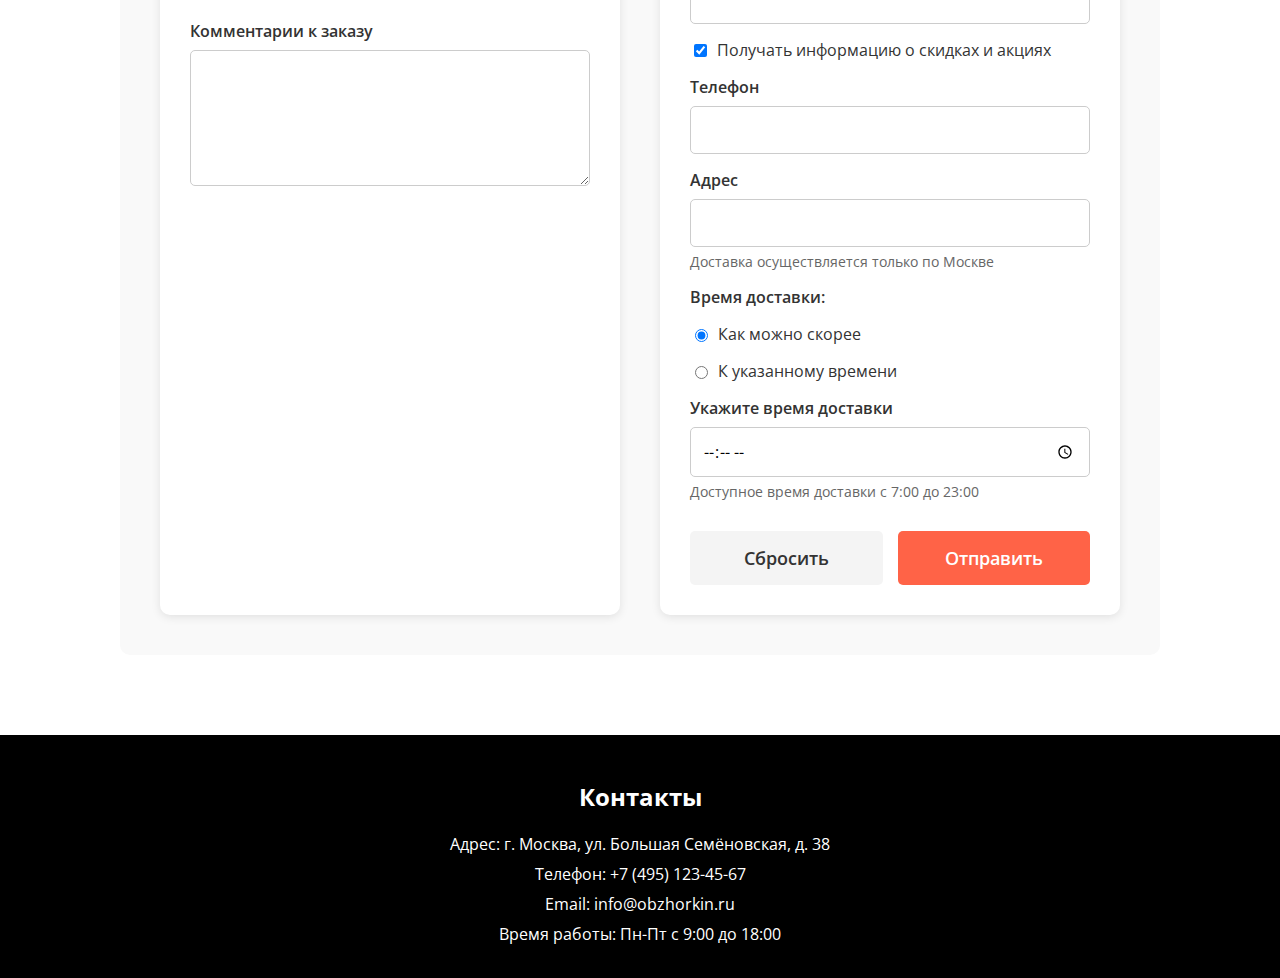
<file: lab5/lunch.html>
<!DOCTYPE html>
<html lang="ru">
<head>
    <meta charset="UTF-8">
    <meta name="viewport" content="width=device-width, initial-scale=1.0">
    <title>Собрать ланч - ОБЖОРКИН</title>
    <link href="https://fonts.googleapis.com/css2?family=Open+Sans:wght@400;700&display=swap" rel="stylesheet">
    <link rel="stylesheet" href="style1.css">
    <link rel="stylesheet" href="style2.css">
    <link rel="stylesheet" href="lunch-style.css">
</head>
<body>
    <header>
        <h1>ОБЖОРКИН</h1>
        <nav>
            <a href="index.html">О нас</a>
            <a href="lunch.html" class="active">Собрать ланч</a>
            <a href="">Заказы</a>
            <a href="#contacts">Контакты</a>
        </nav>
    </header>

    <main>
        <section id="soups">
            <h2>Выберите суп</h2>
            <div class="filters">
                <button class="filter-btn active" data-kind="all" data-category="soup">Все</button>
                <button class="filter-btn" data-kind="fish" data-category="soup">Рыбный</button>
                <button class="filter-btn" data-kind="meat" data-category="soup">Мясной</button>
                <button class="filter-btn" data-kind="veg" data-category="soup">Вегетарианский</button>
            </div>
            <div class="menu-grid">
            </div>
        </section>

        <section id="main-course">
            <h2>Выберите основное блюдо</h2>
            <div class="filters">
                <button class="filter-btn active" data-kind="all" data-category="main">Все</button>
                <button class="filter-btn" data-kind="fish" data-category="main">Рыбное</button>
                <button class="filter-btn" data-kind="meat" data-category="main">Мясное</button>
                <button class="filter-btn" data-kind="veg" data-category="main">Вегетарианское</button>
            </div>
            <div class="menu-grid">
            </div>
        </section>

        <section id="drinks">
            <h2>Выберите напиток</h2>
            <div class="filters">
                <button class="filter-btn active" data-kind="all" data-category="drink">Все</button>
                <button class="filter-btn" data-kind="cold" data-category="drink">Холодный</button>
                <button class="filter-btn" data-kind="hot" data-category="drink">Горячий</button>
            </div>
            <div class="menu-grid">
            </div>
        </section>

        <section id="salads">
            <h2>Салаты и стартеры</h2>
            <div class="filters">
                <button class="filter-btn active" data-kind="all" data-category="salad">Все</button>
                <button class="filter-btn" data-kind="fish" data-category="salad">Рыбный</button>
                <button class="filter-btn" data-kind="meat" data-category="salad">Мясной</button>
                <button class="filter-btn" data-kind="veg" data-category="salad">Вегетарианский</button>
            </div>
            <div class="menu-grid">
            </div>
        </section>

        <section id="desserts">
            <h2>Десерты</h2>
            <div class="filters">
                <button class="filter-btn active" data-kind="all" data-category="dessert">Все</button>
                <button class="filter-btn" data-kind="small" data-category="dessert">Маленькая порция</button>
                <button class="filter-btn" data-kind="medium" data-category="dessert">Средняя порция</button>
                <button class="filter-btn" data-kind="large" data-category="dessert">Большая порция</button>
            </div>
            <div class="menu-grid">
            </div>
        </section>

        <section id="make_order">
            <h2>Сделать заказ</h2>
            <form method="POST" action="https://httpbin.org/post">
                <div class="order-container">
                    <div class="your-order">
                        <div id="order-display">
                            <p class="no-selection">Ничего не выбрано</p>
                        </div>
                        
                        <div class="order-form-elements">
                            <h3>Оформление заказа</h3>
                            
                            <input type="hidden" name="soup" id="soup-hidden">
                            <input type="hidden" name="main" id="main-hidden">
                            <input type="hidden" name="drink" id="drink-hidden">
                            <input type="hidden" name="salad" id="salad-hidden">
                            <input type="hidden" name="dessert" id="dessert-hidden">
                            <input type="hidden" name="total_cost" id="total-cost-hidden">

                            <label for="comment">Комментарии к заказу</label>
                            <textarea id="comment" name="comment" rows="5"></textarea>
                        </div>
                    </div>

                    <div class="your-data">
                        <h3>Ваши данные</h3>
                        
                        <label for="name">Имя</label>
                        <input type="text" name="name" id="name" required>

                        <label for="email">Email</label>
                        <input type="email" name="email" id="email" required>

                        <div class="checkbox-field">
                            <input type="checkbox" name="information" id="information" checked>
                            <label for="information">Получать информацию о скидках и акциях</label>
                        </div>

                        <label for="telephone">Телефон</label>
                        <input type="tel" name="telephone" id="telephone" required>

                        <label for="address">Адрес</label>
                        <input type="text" name="address" id="address" required>
                        <small>Доставка осуществляется только по Москве</small>

                        <label>Время доставки:</label>
                        <div class="radio-field">
                            <input type="radio" name="time_delivery" id="time_delivery1" value="asap" checked>
                            <label for="time_delivery1">Как можно скорее</label>
                        </div>
                        
                        <div class="radio-field">
                            <input type="radio" name="time_delivery" id="time_delivery2" value="specific">
                            <label for="time_delivery2">К указанному времени</label>
                        </div>

                        <label for="time">Укажите время доставки</label>
                        <input type="time" name="time" id="time" min="07:00" max="23:00" step="300">
                        <small>Доступное время доставки с 7:00 до 23:00</small>

                        <div class="button-container">
                            <input type="reset" value="Сбросить" id="reset-btn">
                            <input type="submit" value="Отправить">
                        </div>
                    </div>
                </div>
            </form>
        </section>
    </main>

    <footer id="contacts">
        <h2>Контакты</h2>
        <p>Адрес: г. Москва, ул. Большая Семёновская, д. 38</p>
        <p>Телефон: <a href="tel:+74951234567">+7 (495) 123-45-67</a></p>
        <p>Email: <a href="mailto:info@obzhorkin.ru">info@obzhorkin.ru</a></p>
        <p>Время работы: Пн-Пт с 9:00 до 18:00</p>
    </footer>

    <script src="dishes.js"></script>
    <script src="displayDishes.js"></script>
    <script src="orderLogic.js"></script>
    <script src="filters.js"></script>
</body>
</html>
</file>
<file: style1.css>
* {
    box-sizing: border-box;
}

body {
    margin: 0;
    font-family: 'Open Sans', sans-serif;
    font-size: 16px;
    color: #333;
}

header {
    background-color: #f4f4f4;
    padding: 25px;
    margin: 0;
    text-align: center;
}

header h1 {
    font-size: 2.8em;
    font-weight: 700;
    margin: 0;
}

nav {
    margin: 15px 0;
}

nav a {
    text-decoration: none;
    font-family: 'Open Sans', sans-serif;
    font-size: 1.1em;
    color: #0066cc;
    margin: 0 20px;
}

nav a:hover {
    color: #003366;
}

main {
    padding: 30px;
    margin: 0 auto;
    max-width: 1100px;
}

section {
    margin-bottom: 50px;
}

section h2 {
    font-size: 1.8em;
    font-weight: 700;
    color: #222;
}

section p {
    font-size: 1.1em;
    line-height: 1.7;
}

img {
    width: 100%;
    max-width: 500px;
    height: auto;
    display: block;
    margin: 15px auto;
}

ul {
    list-style-type: disc;
    padding-left: 35px;
    font-size: 1.1em;
}

table {
    width: 100%;
    border-collapse: collapse;
    margin: 25px 0;
}

table, th, td {
    border: 1px solid #ccc;
}

th, td {
    padding: 12px;
    text-align: left;
}

th {
    background-color: #f4f4f4;
    font-weight: 700;
}

footer {
    background-color: #000;
    color: #fff;
    padding: 25px;
    text-align: center;
}

footer p {
    margin: 8px 0;
}

footer a {
    color: #fff;
    text-decoration: none;
    font-size: 1em;
}

footer a:hover {
    color: #ddd;
}

@media (max-width: 800px) {
    .about-image {
        width: 500px;
    }
    
    nav {
        justify-content: space-around;
    }
}

@media (max-width: 600px) {
    header h1 {
        text-align: center;
    }
    
    nav {
        flex-direction: column;
        align-items: center;
    }
    
    nav a {
        font-size: 1.1rem;
    }
    
    .about-image {
        width: 100%;
    }
    
    table {
        font-size: 0.9rem;
    }
}

@media (max-width: 400px) {
    table {
        font-size: 0.8rem;
    }
}
</file>
<file: style2.css>
nav {
    display: flex;
    flex-wrap: wrap;
    gap: 15px;
    justify-content: center;
}

nav a.active {
    color: tomato;
    font-weight: bold;
}

.menu-grid {
    display: grid;
    grid-template-columns: repeat(3, 1fr);
    gap: 10px;
    width: 100%;
}

.menu-item {
    display: flex;
    flex-direction: column;
    padding: 30px 40px;
    border-radius: 35px;
    filter: drop-shadow(17px 19px 24px rgba(0, 0, 0, 0.13));
    background-color: white;
    border: 2px solid transparent;
    cursor: pointer;
    height: 100%;
}

.menu-item:hover {
    border: 2px solid tomato;
}

.menu-item img {
    width: 100%;
    border-radius: 35px;
    margin-bottom: 15px;
}

.menu-item .price {
    font-size: 1.5em;
    font-weight: bold;
    color: #333;
    margin: 10px 0;
}

.menu-item .name {
    font-size: 1.2em;
    font-weight: 500;
    margin: 10px 0;
    flex-grow: 1;
}

.menu-item .weight {
    color: #666;
    font-size: 0.9em;
    margin: 10px 0;
}

.menu-item button {
    background-color: #f1eee9;
    margin-top: 15px;
    padding: 10px 30px;
    border: none;
    border-radius: 10px;
    cursor: pointer;
    font-family: 'Open Sans', sans-serif;
    font-size: 1em;
    transition: background-color 0.3s ease;
}

.menu-item:hover button {
    background-color: tomato;
    color: white;
}

@media (max-width: 800px) {
    .menu-grid {
        grid-template-columns: repeat(2, 1fr);
        gap: 15px;
    }
    
    nav {
        justify-content: space-around;
        gap: 10px;
    }
}

@media (max-width: 600px) {
    .menu-grid {
        grid-template-columns: 1fr;
    }
    
    .menu-item {
        padding: 20px 30px;
    }
    
    header h1 {
        font-size: 2rem;
        text-align: center;
    }
    
    nav {
        flex-direction: column;
        align-items: center;
        gap: 10px;
    }
    
    nav a {
        font-size: 1.1rem;
        display: block;
        width: 200px;
        text-align: center;
    }
    
    section h2 {
        font-size: 1.5rem;
        text-align: center;
    }
}

.menu-item img {
    width: 100%;
    height: 180px; 
    border-radius: 35px;
    margin-bottom: 15px;
    object-fit: cover; 
}
</file>
<file: lab1/styles.css>
* {
    box-sizing: border-box;
}

body {
    margin: 0;
    font-family: 'Open Sans', sans-serif;
    font-size: 16px;
    color: #333;
}

header {
    background-color: #f4f4f4;
    padding: 25px;
    margin: 0;
    text-align: center;
}

header h1 {
    font-size: 2.8em;
    font-weight: 700;
    margin: 0;
}

nav {
    margin: 15px 0;
}

nav a {
    text-decoration: none;
    font-family: 'Open Sans', sans-serif;
    font-size: 1.1em;
    color: #0066cc;
    margin: 0 20px;
}

nav a:hover {
    color: #003366;
}

main {
    padding: 30px;
    margin: 0 auto;
    max-width: 1100px;
}

section {
    margin-bottom: 50px;
}

section h2 {
    font-size: 1.8em;
    font-weight: 700;
    color: #222;
}

section p {
    font-size: 1.1em;
    line-height: 1.7;
}

img {
    width: 100%;
    max-width: 500px;
    height: auto;
    display: block;
    margin: 15px auto;
}

ul {
    list-style-type: disc;
    padding-left: 35px;
    font-size: 1.1em;
}

table {
    width: 100%;
    border-collapse: collapse;
    margin: 25px 0;
}

table, th, td {
    border: 1px solid #ccc;
}

th, td {
    padding: 12px;
    text-align: left;
}

th {
    background-color: #f4f4f4;
    font-weight: 700;
}

footer {
    background-color: #000;
    color: #fff;
    padding: 25px;
    text-align: center;
}

footer p {
    margin: 8px 0;
}

footer a {
    color: #fff;
    text-decoration: none;
    font-size: 1em;
}

footer a:hover {
    color: #ddd;
}
</file>
<file: lab2/style1.css>
* {
    box-sizing: border-box;
}

body {
    margin: 0;
    font-family: 'Open Sans', sans-serif;
    font-size: 16px;
    color: #333;
}

header {
    background-color: #f4f4f4;
    padding: 25px;
    margin: 0;
    text-align: center;
}

header h1 {
    font-size: 2.8em;
    font-weight: 700;
    margin: 0;
}

nav {
    margin: 15px 0;
}

nav a {
    text-decoration: none;
    font-family: 'Open Sans', sans-serif;
    font-size: 1.1em;
    color: #0066cc;
    margin: 0 20px;
}

nav a:hover {
    color: #003366;
}

main {
    padding: 30px;
    margin: 0 auto;
    max-width: 1100px;
}

section {
    margin-bottom: 50px;
}

section h2 {
    font-size: 1.8em;
    font-weight: 700;
    color: #222;
}

section p {
    font-size: 1.1em;
    line-height: 1.7;
}

img {
    width: 100%;
    max-width: 500px;
    height: auto;
    display: block;
    margin: 15px auto;
}

ul {
    list-style-type: disc;
    padding-left: 35px;
    font-size: 1.1em;
}

table {
    width: 100%;
    border-collapse: collapse;
    margin: 25px 0;
}

table, th, td {
    border: 1px solid #ccc;
}

th, td {
    padding: 12px;
    text-align: left;
}

th {
    background-color: #f4f4f4;
    font-weight: 700;
}

footer {
    background-color: #000;
    color: #fff;
    padding: 25px;
    text-align: center;
}

footer p {
    margin: 8px 0;
}

footer a {
    color: #fff;
    text-decoration: none;
    font-size: 1em;
}

footer a:hover {
    color: #ddd;
}

@media (max-width: 800px) {
    .about-image {
        width: 500px;
    }
    
    nav {
        justify-content: space-around;
    }
}

@media (max-width: 600px) {
    header h1 {
        text-align: center;
    }
    
    nav {
        flex-direction: column;
        align-items: center;
    }
    
    nav a {
        font-size: 1.1rem;
    }
    
    .about-image {
        width: 100%;
    }
    
    table {
        font-size: 0.9rem;
    }
}

@media (max-width: 400px) {
    table {
        font-size: 0.8rem;
    }
}
</file>
<file: lab2/style2.css>
nav {
    display: flex;
    flex-wrap: wrap;
    gap: 15px;
    justify-content: center;
}

nav a.active {
    color: tomato;
    font-weight: bold;
}

.menu-grid {
    display: grid;
    grid-template-columns: repeat(3, 1fr);
    gap: 10px;
    width: 100%;
}

.menu-item {
    display: flex;
    flex-direction: column;
    padding: 30px 40px;
    border-radius: 35px;
    filter: drop-shadow(17px 19px 24px rgba(0, 0, 0, 0.13));
    background-color: white;
    border: 2px solid transparent;
    cursor: pointer;
    height: 100%;
}

.menu-item:hover {
    border: 2px solid tomato;
}

.menu-item img {
    width: 100%;
    border-radius: 35px;
    margin-bottom: 15px;
}

.menu-item .price {
    font-size: 1.5em;
    font-weight: bold;
    color: #333;
    margin: 10px 0;
}

.menu-item .name {
    font-size: 1.2em;
    font-weight: 500;
    margin: 10px 0;
    flex-grow: 1;
}

.menu-item .weight {
    color: #666;
    font-size: 0.9em;
    margin: 10px 0;
}

.menu-item button {
    background-color: #f1eee9;
    margin-top: 15px;
    padding: 10px 30px;
    border: none;
    border-radius: 10px;
    cursor: pointer;
    font-family: 'Open Sans', sans-serif;
    font-size: 1em;
    transition: background-color 0.3s ease;
}

.menu-item:hover button {
    background-color: tomato;
    color: white;
}

@media (max-width: 800px) {
    .menu-grid {
        grid-template-columns: repeat(2, 1fr);
        gap: 15px;
    }
    
    nav {
        justify-content: space-around;
        gap: 10px;
    }
}

@media (max-width: 600px) {
    .menu-grid {
        grid-template-columns: 1fr;
    }
    
    .menu-item {
        padding: 20px 30px;
    }
    
    header h1 {
        font-size: 2rem;
        text-align: center;
    }
    
    nav {
        flex-direction: column;
        align-items: center;
        gap: 10px;
    }
    
    nav a {
        font-size: 1.1rem;
        display: block;
        width: 200px;
        text-align: center;
    }
    
    section h2 {
        font-size: 1.5rem;
        text-align: center;
    }
}

.menu-item img {
    width: 100%;
    height: 180px; 
    border-radius: 35px;
    margin-bottom: 15px;
    object-fit: cover; 
}
</file>
<file: lab3/style1.css>
* {
    box-sizing: border-box;
}

body {
    margin: 0;
    font-family: 'Open Sans', sans-serif;
    font-size: 16px;
    color: #333;
}

header {
    background-color: #f4f4f4;
    padding: 25px;
    margin: 0;
    text-align: center;
}

header h1 {
    font-size: 2.8em;
    font-weight: 700;
    margin: 0;
}

nav {
    margin: 15px 0;
}

nav a {
    text-decoration: none;
    font-family: 'Open Sans', sans-serif;
    font-size: 1.1em;
    color: #0066cc;
    margin: 0 20px;
}

nav a:hover {
    color: #003366;
}

main {
    padding: 30px;
    margin: 0 auto;
    max-width: 1100px;
}

section {
    margin-bottom: 50px;
}

section h2 {
    font-size: 1.8em;
    font-weight: 700;
    color: #222;
}

section p {
    font-size: 1.1em;
    line-height: 1.7;
}

img {
    width: 100%;
    max-width: 500px;
    height: auto;
    display: block;
    margin: 15px auto;
}

ul {
    list-style-type: disc;
    padding-left: 35px;
    font-size: 1.1em;
}

table {
    width: 100%;
    border-collapse: collapse;
    margin: 25px 0;
}

table, th, td {
    border: 1px solid #ccc;
}

th, td {
    padding: 12px;
    text-align: left;
}

th {
    background-color: #f4f4f4;
    font-weight: 700;
}

footer {
    background-color: #000;
    color: #fff;
    padding: 25px;
    text-align: center;
}

footer p {
    margin: 8px 0;
}

footer a {
    color: #fff;
    text-decoration: none;
    font-size: 1em;
}

footer a:hover {
    color: #ddd;
}

@media (max-width: 800px) {
    .about-image {
        width: 500px;
    }
    
    nav {
        justify-content: space-around;
    }
}

@media (max-width: 600px) {
    header h1 {
        text-align: center;
    }
    
    nav {
        flex-direction: column;
        align-items: center;
    }
    
    nav a {
        font-size: 1.1rem;
    }
    
    .about-image {
        width: 100%;
    }
    
    table {
        font-size: 0.9rem;
    }
}

@media (max-width: 400px) {
    table {
        font-size: 0.8rem;
    }
}
</file>
<file: lab3/style2.css>
nav {
    display: flex;
    flex-wrap: wrap;
    gap: 15px;
    justify-content: center;
}

nav a.active {
    color: tomato;
    font-weight: bold;
}

.menu-grid {
    display: grid;
    grid-template-columns: repeat(3, 1fr);
    gap: 10px;
    width: 100%;
}

.menu-item {
    display: flex;
    flex-direction: column;
    padding: 30px 40px;
    border-radius: 35px;
    filter: drop-shadow(17px 19px 24px rgba(0, 0, 0, 0.13));
    background-color: white;
    border: 2px solid transparent;
    cursor: pointer;
    height: 100%;
}

.menu-item:hover {
    border: 2px solid tomato;
}

.menu-item img {
    width: 100%;
    border-radius: 35px;
    margin-bottom: 15px;
}

.menu-item .price {
    font-size: 1.5em;
    font-weight: bold;
    color: #333;
    margin: 10px 0;
}

.menu-item .name {
    font-size: 1.2em;
    font-weight: 500;
    margin: 10px 0;
    flex-grow: 1;
}

.menu-item .weight {
    color: #666;
    font-size: 0.9em;
    margin: 10px 0;
}

.menu-item button {
    background-color: #f1eee9;
    margin-top: 15px;
    padding: 10px 30px;
    border: none;
    border-radius: 10px;
    cursor: pointer;
    font-family: 'Open Sans', sans-serif;
    font-size: 1em;
    transition: background-color 0.3s ease;
}

.menu-item:hover button {
    background-color: tomato;
    color: white;
}

@media (max-width: 800px) {
    .menu-grid {
        grid-template-columns: repeat(2, 1fr);
        gap: 15px;
    }
    
    nav {
        justify-content: space-around;
        gap: 10px;
    }
}

@media (max-width: 600px) {
    .menu-grid {
        grid-template-columns: 1fr;
    }
    
    .menu-item {
        padding: 20px 30px;
    }
    
    header h1 {
        font-size: 2rem;
        text-align: center;
    }
    
    nav {
        flex-direction: column;
        align-items: center;
        gap: 10px;
    }
    
    nav a {
        font-size: 1.1rem;
        display: block;
        width: 200px;
        text-align: center;
    }
    
    section h2 {
        font-size: 1.5rem;
        text-align: center;
    }
}

.menu-item img {
    width: 100%;
    height: 180px; 
    border-radius: 35px;
    margin-bottom: 15px;
    object-fit: cover; 
}
#make_order {
    background-color: #f9f9f9;
    padding: 40px;
    border-radius: 10px;
    margin-top: 50px;
}

#make_order h2 {
    text-align: center;
    margin-bottom: 30px;
    color: #222;
}

.order-container {
    display: grid;
    grid-template-columns: 1fr 1fr;
    gap: 40px;
    max-width: 1100px;
    margin: 0 auto;
}

.your-order,
.your-data {
    background-color: #fff;
    padding: 30px;
    border-radius: 10px;
    box-shadow: 0 2px 10px rgba(0, 0, 0, 0.1);
}

.your-order h3,
.your-data h3 {
    font-size: 1.5em;
    font-weight: 700;
    color: #222;
    margin-top: 0;
    margin-bottom: 25px;
    border-bottom: 2px solid #f4f4f4;
    padding-bottom: 10px;
}

.your-order label,
.your-data label {
    display: block;
    font-size: 1em;
    font-weight: 600;
    color: #333;
    margin-bottom: 8px;
    margin-top: 15px;
}

.your-order select,
.your-data input[type="text"],
.your-data input[type="email"],
.your-data input[type="tel"],
.your-data input[type="time"] {
    width: 100%;
    padding: 12px;
    font-size: 1em;
    font-family: 'Open Sans', sans-serif;
    border: 1px solid #ccc;
    border-radius: 5px;
    background-color: #fff;
    transition: border-color 0.3s ease;
}

.your-order select:focus,
.your-data input[type="text"]:focus,
.your-data input[type="email"]:focus,
.your-data input[type="tel"]:focus,
.your-data input[type="time"]:focus,
.your-order textarea:focus {
    outline: none;
    border-color: #0066cc;
}

.your-order textarea {
    width: 100%;
    padding: 12px;
    font-size: 1em;
    font-family: 'Open Sans', sans-serif;
    border: 1px solid #ccc;
    border-radius: 5px;
    resize: vertical;
    transition: border-color 0.3s ease;
}

.checkbox-field,
.radio-field {
    display: flex;
    align-items: center;
    margin: 15px 0;
}

.checkbox-field input[type="checkbox"],
.radio-field input[type="radio"] {
    width: auto;
    margin-right: 10px;
    cursor: pointer;
}

.checkbox-field label,
.radio-field label {
    margin: 0;
    font-weight: 400;
    cursor: pointer;
}

small {
    display: block;
    font-size: 0.85em;
    color: #666;
    margin-top: 5px;
    margin-bottom: 10px;
}

.button-container {
    display: flex;
    gap: 15px;
    margin-top: 30px;
}

.button-container input[type="reset"],
.button-container input[type="submit"] {
    flex: 1;
    padding: 15px 30px;
    font-size: 1.1em;
    font-family: 'Open Sans', sans-serif;
    font-weight: 600;
    border: none;
    border-radius: 5px;
    cursor: pointer;
    transition: all 0.3s ease;
}

.button-container input[type="reset"] {
    background-color: #f4f4f4;
    color: #333;
}

.button-container input[type="reset"]:hover {
    background-color: #e0e0e0;
}

.button-container input[type="submit"] {
    background-color: tomato;
    color: #fff;
}

.button-container input[type="submit"]:hover {
    background-color: #d9534f;
}

/* Адаптивность для формы */
@media (max-width: 900px) {
    .order-container {
        grid-template-columns: 1fr;
        gap: 30px;
    }
}

@media (max-width: 600px) {
    #make_order {
        padding: 20px;
    }

    .your-order,
    .your-data {
        padding: 20px;
    }

    .button-container {
        flex-direction: column;
    }

    .button-container input[type="reset"],
    .button-container input[type="submit"] {
        width: 100%;
    }
}
</file>
<file: lab4/style1.css>
* {
    box-sizing: border-box;
}

body {
    margin: 0;
    font-family: 'Open Sans', sans-serif;
    font-size: 16px;
    color: #333;
}

header {
    background-color: #000000;
    padding: 25px;
    margin: 0;
    text-align: center;
}

header h1 {
    font-size: 2.8em;
    font-weight: 700;
    margin: 0;
    color: #fff;
    font-family: "Unbounded", sans-serif;

}

nav {
    margin: 15px 0;
}

nav a {
    text-decoration: none;
    font-family: 'Open Sans', sans-serif;
    font-size: 1.1em;
    color: #ddd;
    margin: 0 20px;
}

nav a:hover {
    color: #636363;
}

main {
    padding: 30px;
    margin: 0 auto;
    max-width: 1100px;
}

section {
    margin-bottom: 50px;
}

section h2 {
    font-size: 1.8em;
    font-weight: 700;
    color: #222;

}

section p {
    font-size: 1.1em;
    line-height: 1.7;
}

img {
    width: 100%;
    max-width: 500px;
    height: auto;
    display: block;
    margin: 15px auto;
}

ul {
    list-style-type: disc;
    padding-left: 35px;
    font-size: 1.1em;
}

table {
    width: 100%;
    border-collapse: collapse;
    margin: 25px 0;
}

table, th, td {
    border: 1px solid #ccc;
}

th, td {
    padding: 12px;
    text-align: left;
}

th {
    background-color: #f4f4f4;
    font-weight: 700;
}

footer {
    background-color: #000;
    color: #fff;
    padding: 25px;
    text-align: center;
}

footer p {
    margin: 8px 0;
}

footer a {
    color: #fff;
    text-decoration: none;
    font-size: 1em;
}

footer a:hover {
    color: #ddd;
}
</file>
<file: lab4/style2.css>
nav {
    display: flex;
    flex-wrap: wrap;
    gap: 15px;
    justify-content: center;
}


nav a.active {
    color: tomato;
    font-weight: bold;
}


.menu-grid {
    display: grid;
    grid-template-columns: repeat(3, 1fr);
    gap: 10px;
    width: 100%;
}


.menu-item {
    display: flex;
    flex-direction: column;
    padding: 30px 40px;
    border-radius: 35px;
    filter: drop-shadow(17px 19px 24px rgba(0, 0, 0, 0.13));
    background-color: white;
    border: 2px solid transparent;
    cursor: pointer;
    height: 100%;
}

.menu-item:hover {
    border: 2px solid tomato;
}


.menu-item img {
    width: 100%;
    border-radius: 35px;
    margin-bottom: 15px;
}


.menu-item .price {
    font-size: 1.5em;
    font-weight: bold;
    color: #333;
    margin: 10px 0;
}


.menu-item .name {
    font-size: 1.2em;
    font-weight: 500;
    margin: 10px 0;
    flex-grow: 1;
}


.menu-item .weight {
    color: #666;
    font-size: 0.9em;
    margin: 10px 0;
}


.menu-item button {
    background-color: #f1eee9;
    margin-top: 15px;
    padding: 10px 30px;
    border: none;
    border-radius: 10px;
    cursor: pointer;
    font-family: 'Open Sans', sans-serif;
    font-size: 1em;
    transition: background-color 0.3s ease;
}

.menu-item:hover button {
    background-color: tomato;
    color: white;
}



@media (max-width: 800px) {
    .menu-grid {
        grid-template-columns: repeat(2, 1fr);
        gap: 15px;
    }
    
    nav {
        justify-content: space-around;
        gap: 10px;
    }
}


@media (max-width: 600px) {
    .menu-grid {
        grid-template-columns: 1fr;
    }
    
    .menu-item {
        padding: 20px 30px;
    }
    
    header h1 {
        font-size: 2rem;
        text-align: center;
    }
    
    nav {
        flex-direction: column;
        align-items: center;
        gap: 10px;
    }
    
    nav a {
        font-size: 1.1rem;
        display: block;
        width: 200px;
        text-align: center;
    }
    
    section h2 {
        font-size: 1.5rem;
        text-align: center;
    }
}


#make_order {
    background-color: #f9f9f9;
    padding: 40px;
    border-radius: 10px;
    margin-top: 50px;
}

#make_order h2 {
    text-align: center;
    margin-bottom: 30px;
    color: #222;
}

.order-container {
    display: grid;
    grid-template-columns: 1fr 1fr;
    gap: 40px;
    max-width: 1100px;
    margin: 0 auto;
}

.your-order,
.your-data {
    background-color: #fff;
    padding: 30px;
    border-radius: 10px;
    box-shadow: 0 2px 10px rgba(0, 0, 0, 0.1);
}

.your-order h3,
.your-data h3 {
    font-size: 1.5em;
    font-weight: 700;
    color: #222;
    margin-top: 0;
    margin-bottom: 25px;
    border-bottom: 2px solid #f4f4f4;
    padding-bottom: 10px;
}

.your-order label,
.your-data label {
    display: block;
    font-size: 1em;
    font-weight: 600;
    color: #333;
    margin-bottom: 8px;
    margin-top: 15px;
}

.your-order select,
.your-data input[type="text"],
.your-data input[type="email"],
.your-data input[type="tel"],
.your-data input[type="time"] {
    width: 100%;
    padding: 12px;
    font-size: 1em;
    font-family: 'Open Sans', sans-serif;
    border: 1px solid #ccc;
    border-radius: 5px;
    background-color: #fff;
    transition: border-color 0.3s ease;
}

.your-order select:focus,
.your-data input[type="text"]:focus,
.your-data input[type="email"]:focus,
.your-data input[type="tel"]:focus,
.your-data input[type="time"]:focus,
.your-order textarea:focus {
    outline: none;
    border-color: #0066cc;
}

.your-order textarea {
    width: 100%;
    padding: 12px;
    font-size: 1em;
    font-family: 'Open Sans', sans-serif;
    border: 1px solid #ccc;
    border-radius: 5px;
    resize: vertical;
    transition: border-color 0.3s ease;
}

.checkbox-field,
.radio-field {
    display: flex;
    align-items: center;
    margin: 15px 0;
}

.checkbox-field input[type="checkbox"],
.radio-field input[type="radio"] {
    width: auto;
    margin-right: 10px;
    cursor: pointer;
}

.checkbox-field label,
.radio-field label {
    margin: 0;
    font-weight: 400;
    cursor: pointer;
}

small {
    display: block;
    font-size: 0.85em;
    color: #666;
    margin-top: 5px;
    margin-bottom: 10px;
}

.button-container {
    display: flex;
    gap: 15px;
    margin-top: 30px;
}

.button-container input[type="reset"],
.button-container input[type="submit"] {
    flex: 1;
    padding: 15px 30px;
    font-size: 1.1em;
    font-family: 'Open Sans', sans-serif;
    font-weight: 600;
    border: none;
    border-radius: 5px;
    cursor: pointer;
    transition: all 0.3s ease;
}

.button-container input[type="reset"] {
    background-color: #f4f4f4;
    color: #333;
}

.button-container input[type="reset"]:hover {
    background-color: #e0e0e0;
}

.button-container input[type="submit"] {
    background-color: tomato;
    color: #fff;
}

.button-container input[type="submit"]:hover {
    background-color: #d9534f;
}

@media (max-width: 900px) {
    .order-container {
        grid-template-columns: 1fr;
        gap: 30px;
    }
}

@media (max-width: 600px) {
    #make_order {
        padding: 20px;
    }

    .your-order,
    .your-data {
        padding: 20px;
    }

    .button-container {
        flex-direction: column;
    }

    .button-container input[type="reset"],
    .button-container input[type="submit"] {
        width: 100%;
    }
}
</file>
<file: lab4/lunch-style.css>
.menu-grid {
    display: grid;
    grid-template-columns: repeat(3, 1fr);
    gap: 10px;
    width: 100%;
}

.menu-item {
    display: flex;
    flex-direction: column;
    padding: 30px 40px;
    border-radius: 35px;
    filter: drop-shadow(17px 19px 24px rgba(0, 0, 0, 0.13));
    background-color: white;
    border: 2px solid transparent;
    cursor: pointer;
    height: 100%;
}

.menu-item:hover {
    border: 2px solid tomato;
}

.menu-item img {
    width: 100%;
    height: 180px;
    border-radius: 35px;
    margin-bottom: 15px;
    object-fit: cover;
}

.menu-item .price {
    font-size: 1.5em;
    font-weight: bold;
    color: #333;
    margin: 10px 0;
}

.menu-item .name {
    font-size: 1.2em;
    font-weight: 500;
    margin: 10px 0;
    flex-grow: 1;
}

.menu-item .weight {
    color: #666;
    font-size: 0.9em;
    margin: 10px 0;
}

.menu-item button {
    background-color: #f1eee9;
    margin-top: 15px;
    padding: 10px 30px;
    border: none;
    border-radius: 10px;
    cursor: pointer;
    font-family: 'Open Sans', sans-serif;
    font-size: 1em;
    transition: background-color 0.3s ease;
}

.menu-item:hover button {
    background-color: tomato;
    color: white;
}


#make_order {
    background-color: #f9f9f9;
    padding: 40px;
    border-radius: 10px;
    margin-top: 50px;
}

#make_order h2 {
    text-align: center;
    margin-bottom: 30px;
    color: #222;
}

.order-container {
    display: grid;
    grid-template-columns: 1fr 1fr;
    gap: 40px;
    max-width: 1100px;
    margin: 0 auto;
}

.your-order,
.your-data {
    background-color: #fff;
    padding: 30px;
    border-radius: 10px;
    box-shadow: 0 2px 10px rgba(0, 0, 0, 0.1);
}

.your-order h3,
.your-data h3 {
    font-size: 1.5em;
    font-weight: 700;
    color: #222;
    margin-top: 0;
    margin-bottom: 25px;
    border-bottom: 2px solid #f4f4f4;
    padding-bottom: 10px;
}

.your-order label,
.your-data label {
    display: block;
    font-size: 1em;
    font-weight: 600;
    color: #333;
    margin-bottom: 8px;
    margin-top: 15px;
}

.your-order select,
.your-data input[type="text"],
.your-data input[type="email"],
.your-data input[type="tel"],
.your-data input[type="time"] {
    width: 100%;
    padding: 12px;
    font-size: 1em;
    font-family: 'Open Sans', sans-serif;
    border: 1px solid #ccc;
    border-radius: 5px;
    background-color: #fff;
    transition: border-color 0.3s ease;
}

.your-order select:focus,
.your-data input[type="text"]:focus,
.your-data input[type="email"]:focus,
.your-data input[type="tel"]:focus,
.your-data input[type="time"]:focus,
.your-order textarea:focus {
    outline: none;
    border-color: #0066cc;
}

.your-order textarea {
    width: 100%;
    padding: 12px;
    font-size: 1em;
    font-family: 'Open Sans', sans-serif;
    border: 1px solid #ccc;
    border-radius: 5px;
    resize: vertical;
    transition: border-color 0.3s ease;
}

.checkbox-field,
.radio-field {
    display: flex;
    align-items: center;
    margin: 15px 0;
}

.checkbox-field input[type="checkbox"],
.radio-field input[type="radio"] {
    width: auto;
    margin-right: 10px;
    cursor: pointer;
}

.checkbox-field label,
.radio-field label {
    margin: 0;
    font-weight: 400;
    cursor: pointer;
}

small {
    display: block;
    font-size: 0.85em;
    color: #666;
    margin-top: 5px;
    margin-bottom: 10px;
}

.button-container {
    display: flex;
    gap: 15px;
    margin-top: 30px;
}

.button-container input[type="reset"],
.button-container input[type="submit"] {
    flex: 1;
    padding: 15px 30px;
    font-size: 1.1em;
    font-family: 'Open Sans', sans-serif;
    font-weight: 600;
    border: none;
    border-radius: 5px;
    cursor: pointer;
    transition: all 0.3s ease;
}

.button-container input[type="reset"] {
    background-color: #f4f4f4;
    color: #333;
}

.button-container input[type="reset"]:hover {
    background-color: #e0e0e0;
}

.button-container input[type="submit"] {
    background-color: tomato;
    color: #fff;
}

.button-container input[type="submit"]:hover {
    background-color: #d9534f;
}

#order-display {
    background-color: #f9f9f9;
    padding: 20px;
    border-radius: 10px;
    margin-bottom: 20px;
    border: 1px solid #ddd;
}

.order-category {
    margin-bottom: 10px;
    padding: 10px;
    background-color: white;
    border-radius: 5px;
    border-left: 4px solid tomato;
}

.order-category strong {
    color: #333;
}

.no-selection {
    text-align: center;
    color: #666;
    font-style: italic;
    padding: 20px;
}

.order-total {
    margin-top: 20px;
    padding: 15px;
    background-color: #fff;
    border-radius: 5px;
    border: 2px solid #4CAF50;
    font-size: 1.2em;
    font-weight: bold;
    text-align: center;
}


.menu-item.selected {
    border: 2px solid tomato !important;
}


@media (max-width: 900px) {
    .order-container {
        grid-template-columns: 1fr;
        gap: 30px;
    }
}

@media (max-width: 800px) {
    .menu-grid {
        grid-template-columns: repeat(2, 1fr);
        gap: 15px;
    }
}

@media (max-width: 600px) {
    .menu-grid {
        grid-template-columns: 1fr;
    }
    
    .menu-item {
        padding: 20px 30px;
    }
    
    #make_order {
        padding: 20px;
    }

    .your-order,
    .your-data {
        padding: 20px;
    }

    .button-container {
        flex-direction: column;
    }

    .button-container input[type="reset"],
    .button-container input[type="submit"] {
        width: 100%;
    }
    
    .order-category {
        font-size: 0.9em;
        padding: 8px;
    }
    
    .order-total {
        font-size: 1em;
        padding: 10px;
    }
}
</file>
<file: lab5/style1.css>
* {
    box-sizing: border-box;
}

body {
    margin: 0;
    font-family: 'Open Sans', sans-serif;
    font-size: 16px;
    color: #333;
}

header {
    background-color: #000000;
    padding: 25px;
    margin: 0;
    text-align: center;
}

header h1 {
    font-size: 2.8em;
    font-weight: 700;
    margin: 0;
    color: #fff;
    font-family: "Unbounded", sans-serif;

}

nav {
    margin: 15px 0;
}

nav a {
    text-decoration: none;
    font-family: 'Open Sans', sans-serif;
    font-size: 1.1em;
    color: #ddd;
    margin: 0 20px;
}

nav a:hover {
    color: #636363;
}

main {
    padding: 30px;
    margin: 0 auto;
    max-width: 1100px;
}

section {
    margin-bottom: 50px;
}

section h2 {
    font-size: 1.8em;
    font-weight: 700;
    color: #222;

}

section p {
    font-size: 1.1em;
    line-height: 1.7;
}

img {
    width: 100%;
    max-width: 500px;
    height: auto;
    display: block;
    margin: 15px auto;
}

ul {
    list-style-type: disc;
    padding-left: 35px;
    font-size: 1.1em;
}

table {
    width: 100%;
    border-collapse: collapse;
    margin: 25px 0;
}

table, th, td {
    border: 1px solid #ccc;
}

th, td {
    padding: 12px;
    text-align: left;
}

th {
    background-color: #f4f4f4;
    font-weight: 700;
}

footer {
    background-color: #000;
    color: #fff;
    padding: 25px;
    text-align: center;
}

footer p {
    margin: 8px 0;
}

footer a {
    color: #fff;
    text-decoration: none;
    font-size: 1em;
}

footer a:hover {
    color: #ddd;
}
</file>
<file: lab5/style2.css>
nav {
    display: flex;
    flex-wrap: wrap;
    gap: 15px;
    justify-content: center;
}


nav a.active {
    color: tomato;
    font-weight: bold;
}


.menu-grid {
    display: grid;
    grid-template-columns: repeat(3, 1fr);
    gap: 10px;
    width: 100%;
}


.menu-item {
    display: flex;
    flex-direction: column;
    padding: 30px 40px;
    border-radius: 35px;
    filter: drop-shadow(17px 19px 24px rgba(0, 0, 0, 0.13));
    background-color: white;
    border: 2px solid transparent;
    cursor: pointer;
    height: 100%;
}

.menu-item:hover {
    border: 2px solid tomato;
}


.menu-item img {
    width: 100%;
    border-radius: 35px;
    margin-bottom: 15px;
}


.menu-item .price {
    font-size: 1.5em;
    font-weight: bold;
    color: #333;
    margin: 10px 0;
}


.menu-item .name {
    font-size: 1.2em;
    font-weight: 500;
    margin: 10px 0;
    flex-grow: 1;
}


.menu-item .weight {
    color: #666;
    font-size: 0.9em;
    margin: 10px 0;
}


.menu-item button {
    background-color: #f1eee9;
    margin-top: 15px;
    padding: 10px 30px;
    border: none;
    border-radius: 10px;
    cursor: pointer;
    font-family: 'Open Sans', sans-serif;
    font-size: 1em;
    transition: background-color 0.3s ease;
}

.menu-item:hover button {
    background-color: tomato;
    color: white;
}



@media (max-width: 800px) {
    .menu-grid {
        grid-template-columns: repeat(2, 1fr);
        gap: 15px;
    }
    
    nav {
        justify-content: space-around;
        gap: 10px;
    }
}


@media (max-width: 600px) {
    .menu-grid {
        grid-template-columns: 1fr;
    }
    
    .menu-item {
        padding: 20px 30px;
    }
    
    header h1 {
        font-size: 2rem;
        text-align: center;
    }
    
    nav {
        flex-direction: column;
        align-items: center;
        gap: 10px;
    }
    
    nav a {
        font-size: 1.1rem;
        display: block;
        width: 200px;
        text-align: center;
    }
    
    section h2 {
        font-size: 1.5rem;
        text-align: center;
    }
}


#make_order {
    background-color: #f9f9f9;
    padding: 40px;
    border-radius: 10px;
    margin-top: 50px;
}

#make_order h2 {
    text-align: center;
    margin-bottom: 30px;
    color: #222;
}

.order-container {
    display: grid;
    grid-template-columns: 1fr 1fr;
    gap: 40px;
    max-width: 1100px;
    margin: 0 auto;
}

.your-order,
.your-data {
    background-color: #fff;
    padding: 30px;
    border-radius: 10px;
    box-shadow: 0 2px 10px rgba(0, 0, 0, 0.1);
}

.your-order h3,
.your-data h3 {
    font-size: 1.5em;
    font-weight: 700;
    color: #222;
    margin-top: 0;
    margin-bottom: 25px;
    border-bottom: 2px solid #f4f4f4;
    padding-bottom: 10px;
}

.your-order label,
.your-data label {
    display: block;
    font-size: 1em;
    font-weight: 600;
    color: #333;
    margin-bottom: 8px;
    margin-top: 15px;
}

.your-order select,
.your-data input[type="text"],
.your-data input[type="email"],
.your-data input[type="tel"],
.your-data input[type="time"] {
    width: 100%;
    padding: 12px;
    font-size: 1em;
    font-family: 'Open Sans', sans-serif;
    border: 1px solid #ccc;
    border-radius: 5px;
    background-color: #fff;
    transition: border-color 0.3s ease;
}

.your-order select:focus,
.your-data input[type="text"]:focus,
.your-data input[type="email"]:focus,
.your-data input[type="tel"]:focus,
.your-data input[type="time"]:focus,
.your-order textarea:focus {
    outline: none;
    border-color: #0066cc;
}

.your-order textarea {
    width: 100%;
    padding: 12px;
    font-size: 1em;
    font-family: 'Open Sans', sans-serif;
    border: 1px solid #ccc;
    border-radius: 5px;
    resize: vertical;
    transition: border-color 0.3s ease;
}

.checkbox-field,
.radio-field {
    display: flex;
    align-items: center;
    margin: 15px 0;
}

.checkbox-field input[type="checkbox"],
.radio-field input[type="radio"] {
    width: auto;
    margin-right: 10px;
    cursor: pointer;
}

.checkbox-field label,
.radio-field label {
    margin: 0;
    font-weight: 400;
    cursor: pointer;
}

small {
    display: block;
    font-size: 0.85em;
    color: #666;
    margin-top: 5px;
    margin-bottom: 10px;
}

.button-container {
    display: flex;
    gap: 15px;
    margin-top: 30px;
}

.button-container input[type="reset"],
.button-container input[type="submit"] {
    flex: 1;
    padding: 15px 30px;
    font-size: 1.1em;
    font-family: 'Open Sans', sans-serif;
    font-weight: 600;
    border: none;
    border-radius: 5px;
    cursor: pointer;
    transition: all 0.3s ease;
}

.button-container input[type="reset"] {
    background-color: #f4f4f4;
    color: #333;
}

.button-container input[type="reset"]:hover {
    background-color: #e0e0e0;
}

.button-container input[type="submit"] {
    background-color: tomato;
    color: #fff;
}

.button-container input[type="submit"]:hover {
    background-color: #d9534f;
}

@media (max-width: 900px) {
    .order-container {
        grid-template-columns: 1fr;
        gap: 30px;
    }
}

@media (max-width: 600px) {
    #make_order {
        padding: 20px;
    }

    .your-order,
    .your-data {
        padding: 20px;
    }

    .button-container {
        flex-direction: column;
    }

    .button-container input[type="reset"],
    .button-container input[type="submit"] {
        width: 100%;
    }
}
</file>
<file: lab5/lunch-style.css>
.menu-grid {
    display: grid;
    grid-template-columns: repeat(3, 1fr);
    gap: 10px;
    width: 100%;
}

.menu-item {
    display: flex;
    flex-direction: column;
    padding: 30px 40px;
    border-radius: 35px;
    filter: drop-shadow(17px 19px 24px rgba(0, 0, 0, 0.13));
    background-color: white;
    border: 2px solid transparent;
    cursor: pointer;
    height: 100%;
}

.menu-item:hover {
    border: 2px solid tomato;
}

.menu-item img {
    width: 100%;
    height: 180px;
    border-radius: 35px;
    margin-bottom: 15px;
    object-fit: cover;
}

.menu-item .price {
    font-size: 1.5em;
    font-weight: bold;
    color: #333;
    margin: 10px 0;
}

.menu-item .name {
    font-size: 1.2em;
    font-weight: 500;
    margin: 10px 0;
    flex-grow: 1;
}

.menu-item .weight {
    color: #666;
    font-size: 0.9em;
    margin: 10px 0;
}

.menu-item button {
    background-color: #f1eee9;
    margin-top: 15px;
    padding: 10px 30px;
    border: none;
    border-radius: 10px;
    cursor: pointer;
    font-family: 'Open Sans', sans-serif;
    font-size: 1em;
    transition: background-color 0.3s ease;
}

.menu-item:hover button {
    background-color: tomato;
    color: white;
}


#make_order {
    background-color: #f9f9f9;
    padding: 40px;
    border-radius: 10px;
    margin-top: 50px;
}

#make_order h2 {
    text-align: center;
    margin-bottom: 30px;
    color: #222;
}

.order-container {
    display: grid;
    grid-template-columns: 1fr 1fr;
    gap: 40px;
    max-width: 1100px;
    margin: 0 auto;
}

.your-order,
.your-data {
    background-color: #fff;
    padding: 30px;
    border-radius: 10px;
    box-shadow: 0 2px 10px rgba(0, 0, 0, 0.1);
}

.your-order h3,
.your-data h3 {
    font-size: 1.5em;
    font-weight: 700;
    color: #222;
    margin-top: 0;
    margin-bottom: 25px;
    border-bottom: 2px solid #f4f4f4;
    padding-bottom: 10px;
}

.your-order label,
.your-data label {
    display: block;
    font-size: 1em;
    font-weight: 600;
    color: #333;
    margin-bottom: 8px;
    margin-top: 15px;
}

.your-order select,
.your-data input[type="text"],
.your-data input[type="email"],
.your-data input[type="tel"],
.your-data input[type="time"] {
    width: 100%;
    padding: 12px;
    font-size: 1em;
    font-family: 'Open Sans', sans-serif;
    border: 1px solid #ccc;
    border-radius: 5px;
    background-color: #fff;
    transition: border-color 0.3s ease;
}

.your-order select:focus,
.your-data input[type="text"]:focus,
.your-data input[type="email"]:focus,
.your-data input[type="tel"]:focus,
.your-data input[type="time"]:focus,
.your-order textarea:focus {
    outline: none;
    border-color: #0066cc;
}

.your-order textarea {
    width: 100%;
    padding: 12px;
    font-size: 1em;
    font-family: 'Open Sans', sans-serif;
    border: 1px solid #ccc;
    border-radius: 5px;
    resize: vertical;
    transition: border-color 0.3s ease;
}

.checkbox-field,
.radio-field {
    display: flex;
    align-items: center;
    margin: 15px 0;
}

.checkbox-field input[type="checkbox"],
.radio-field input[type="radio"] {
    width: auto;
    margin-right: 10px;
    cursor: pointer;
}

.checkbox-field label,
.radio-field label {
    margin: 0;
    font-weight: 400;
    cursor: pointer;
}

small {
    display: block;
    font-size: 0.85em;
    color: #666;
    margin-top: 5px;
    margin-bottom: 10px;
}

.button-container {
    display: flex;
    gap: 15px;
    margin-top: 30px;
}

.button-container input[type="reset"],
.button-container input[type="submit"] {
    flex: 1;
    padding: 15px 30px;
    font-size: 1.1em;
    font-family: 'Open Sans', sans-serif;
    font-weight: 600;
    border: none;
    border-radius: 5px;
    cursor: pointer;
    transition: all 0.3s ease;
}

.button-container input[type="reset"] {
    background-color: #f4f4f4;
    color: #333;
}

.button-container input[type="reset"]:hover {
    background-color: #e0e0e0;
}

.button-container input[type="submit"] {
    background-color: tomato;
    color: #fff;
}

.button-container input[type="submit"]:hover {
    background-color: #d9534f;
}

#order-display {
    background-color: #f9f9f9;
    padding: 20px;
    border-radius: 10px;
    margin-bottom: 20px;
    border: 1px solid #ddd;
}

.order-category {
    margin-bottom: 10px;
    padding: 10px;
    background-color: white;
    border-radius: 5px;
    border-left: 4px solid tomato;
}

.order-category strong {
    color: #333;
}

.no-selection {
    text-align: center;
    color: #666;
    font-style: italic;
    padding: 20px;
}

.order-total {
    margin-top: 20px;
    padding: 15px;
    background-color: #fff;
    border-radius: 5px;
    border: 2px solid #4CAF50;
    font-size: 1.2em;
    font-weight: bold;
    text-align: center;
}


.menu-item.selected {
    border: 2px solid tomato !important;
}


@media (max-width: 900px) {
    .order-container {
        grid-template-columns: 1fr;
        gap: 30px;
    }
}

@media (max-width: 800px) {
    .menu-grid {
        grid-template-columns: repeat(2, 1fr);
        gap: 15px;
    }
}

@media (max-width: 600px) {
    .menu-grid {
        grid-template-columns: 1fr;
    }
    
    .menu-item {
        padding: 20px 30px;
    }
    
    #make_order {
        padding: 20px;
    }

    .your-order,
    .your-data {
        padding: 20px;
    }

    .button-container {
        flex-direction: column;
    }

    .button-container input[type="reset"],
    .button-container input[type="submit"] {
        width: 100%;
    }
    
    .order-category {
        font-size: 0.9em;
        padding: 8px;
    }
    
    .order-total {
        font-size: 1em;
        padding: 10px;
    }
}
.filters {
    display: flex;
    gap: 10px;
    margin-bottom: 20px;
    flex-wrap: wrap;
}

.filter-btn {
    padding: 8px 16px;
    background-color: #f1eee9;
    border: none;
    border-radius: 20px;
    cursor: pointer;
    font-family: 'Open Sans', sans-serif;
    font-size: 0.9em;
    transition: all 0.3s ease;
}

.filter-btn:hover {
    background-color: #ddd;
}

.filter-btn.active {
    background-color: tomato;
    color: white;
}

.menu-item {
    min-height: 400px; 
}
</file>
